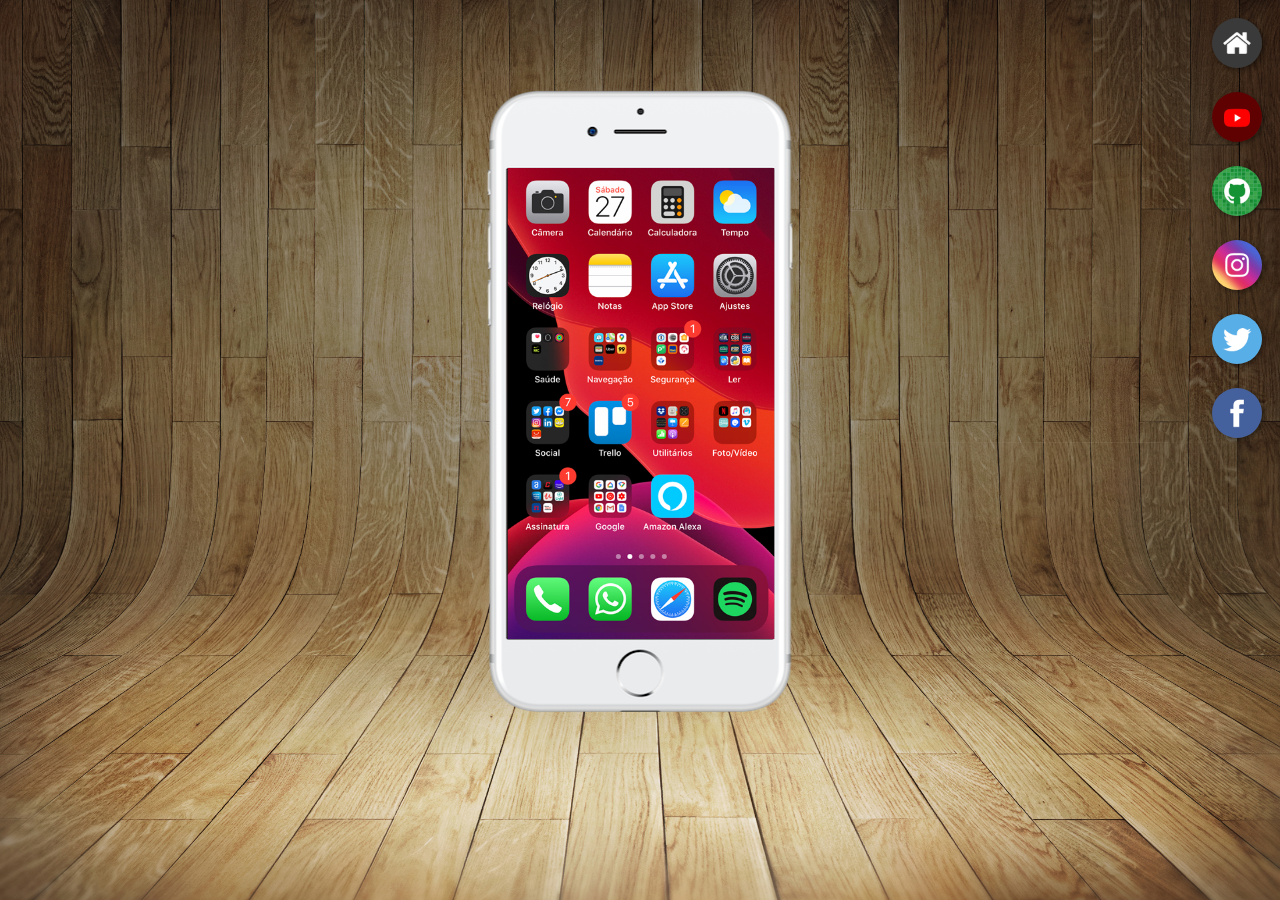
<file: index.html>
<!DOCTYPE html>
<html lang="pt-br">
<head>
    <meta charset="UTF-8">
    <meta name="viewport" content="width=device-width, initial-scale=1.0">
    <link rel="shortcut icon" href="favicon.ico" type="image/x-icon">
    <link rel="stylesheet" href="estilos/style.css">
    <title>midias sociais</title>
</head> 
<body>
    <main>
        <section id="telefone">
            <iframe src="home.html" name="tela" id="tela" frameborder="0"></iframe>
        </section>
        <section id="redes-sociais">
            <a href="home.html" target="tela"><img src="imagens/logo-home.jpg" alt="home"></a><br>
            <a href="yuotube.html" target="tela"><img src="imagens/logo-youtube.jpg" alt="youtube"></a><br>
            <a href="github.html" target="tela"><img src="imagens/logo-github.jpg" alt="github"></a><br>
            <a href="instagram.html" target="tela"><img src="imagens/logo-instagram.jpg" alt=""></a><br>
            <a href="tuwiter.html" target="tela"><img src="imagens/logo-twitter.jpg" alt=""></a><br>
            <a href="facebook.html" target="tela"><img src="imagens/logo-facebook.jpg" alt=""></a><br>
        </section>
    </main>
</body>
</html>
</file>
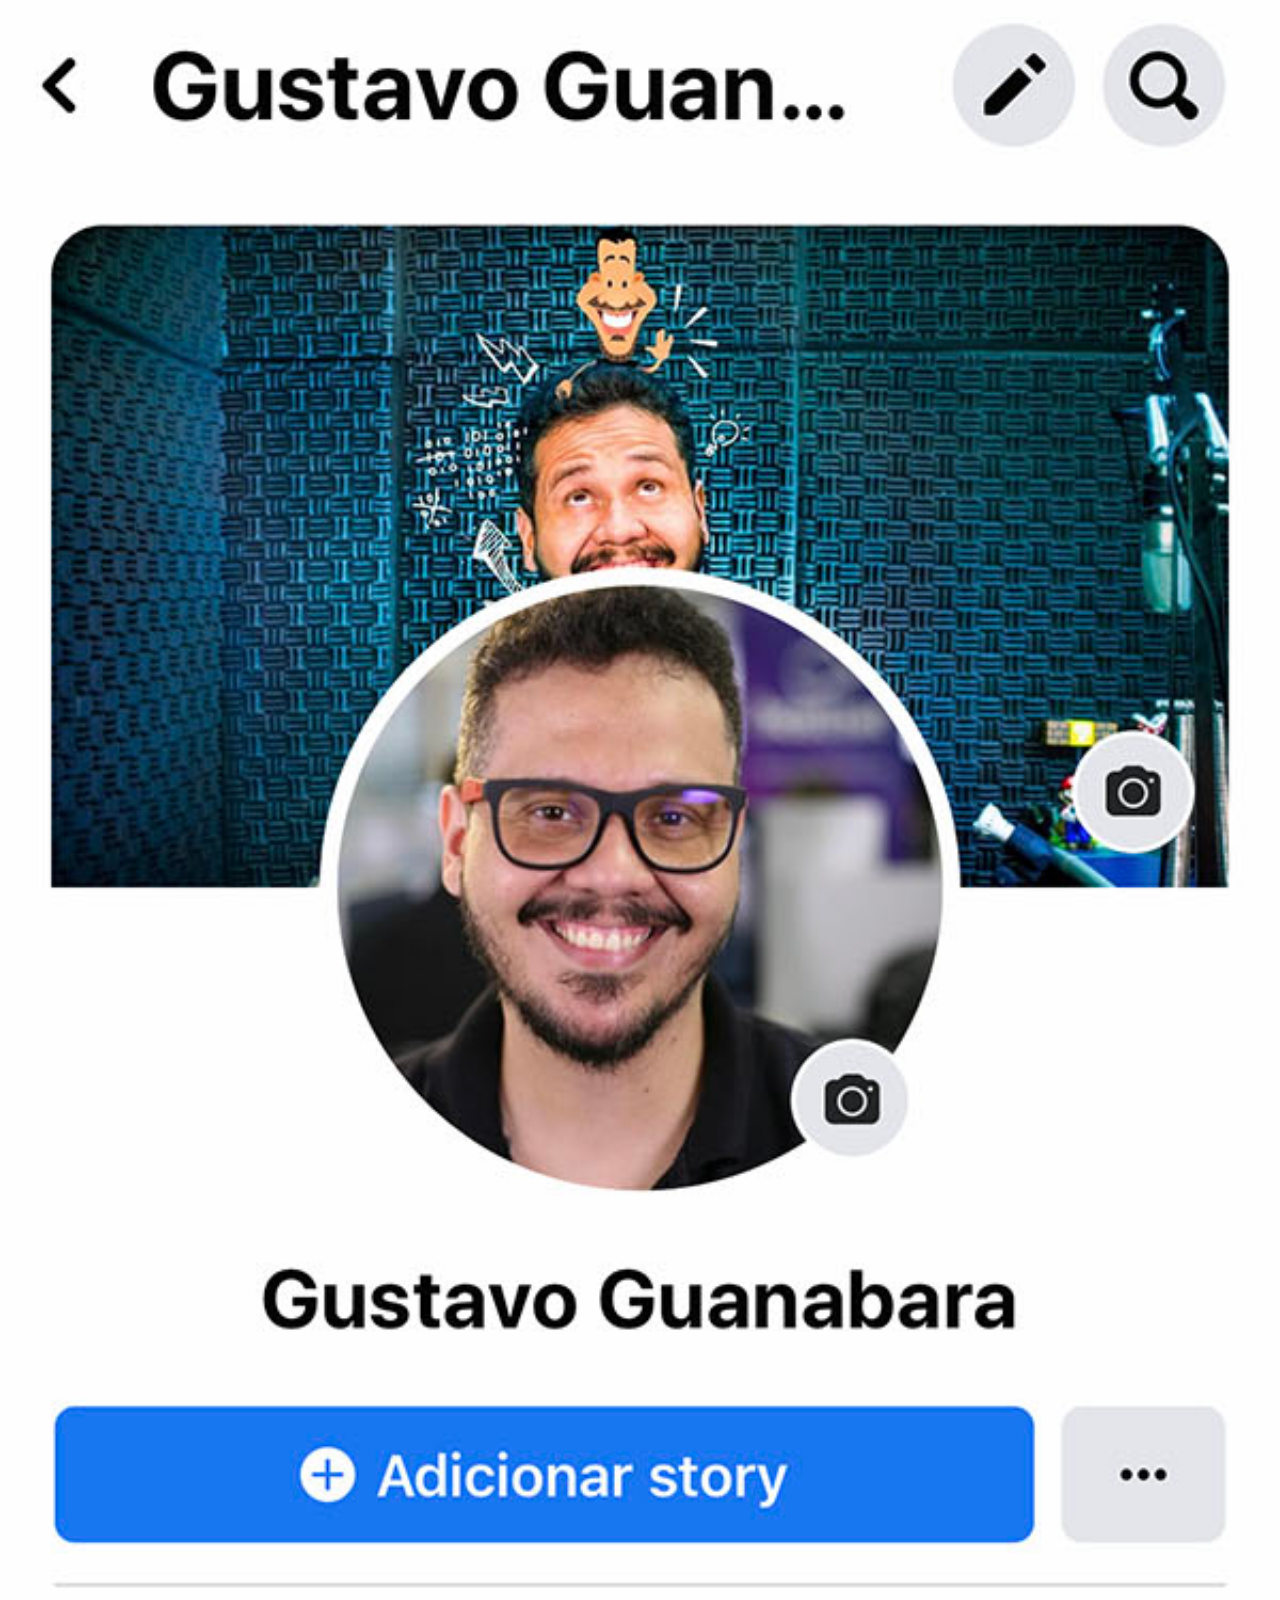
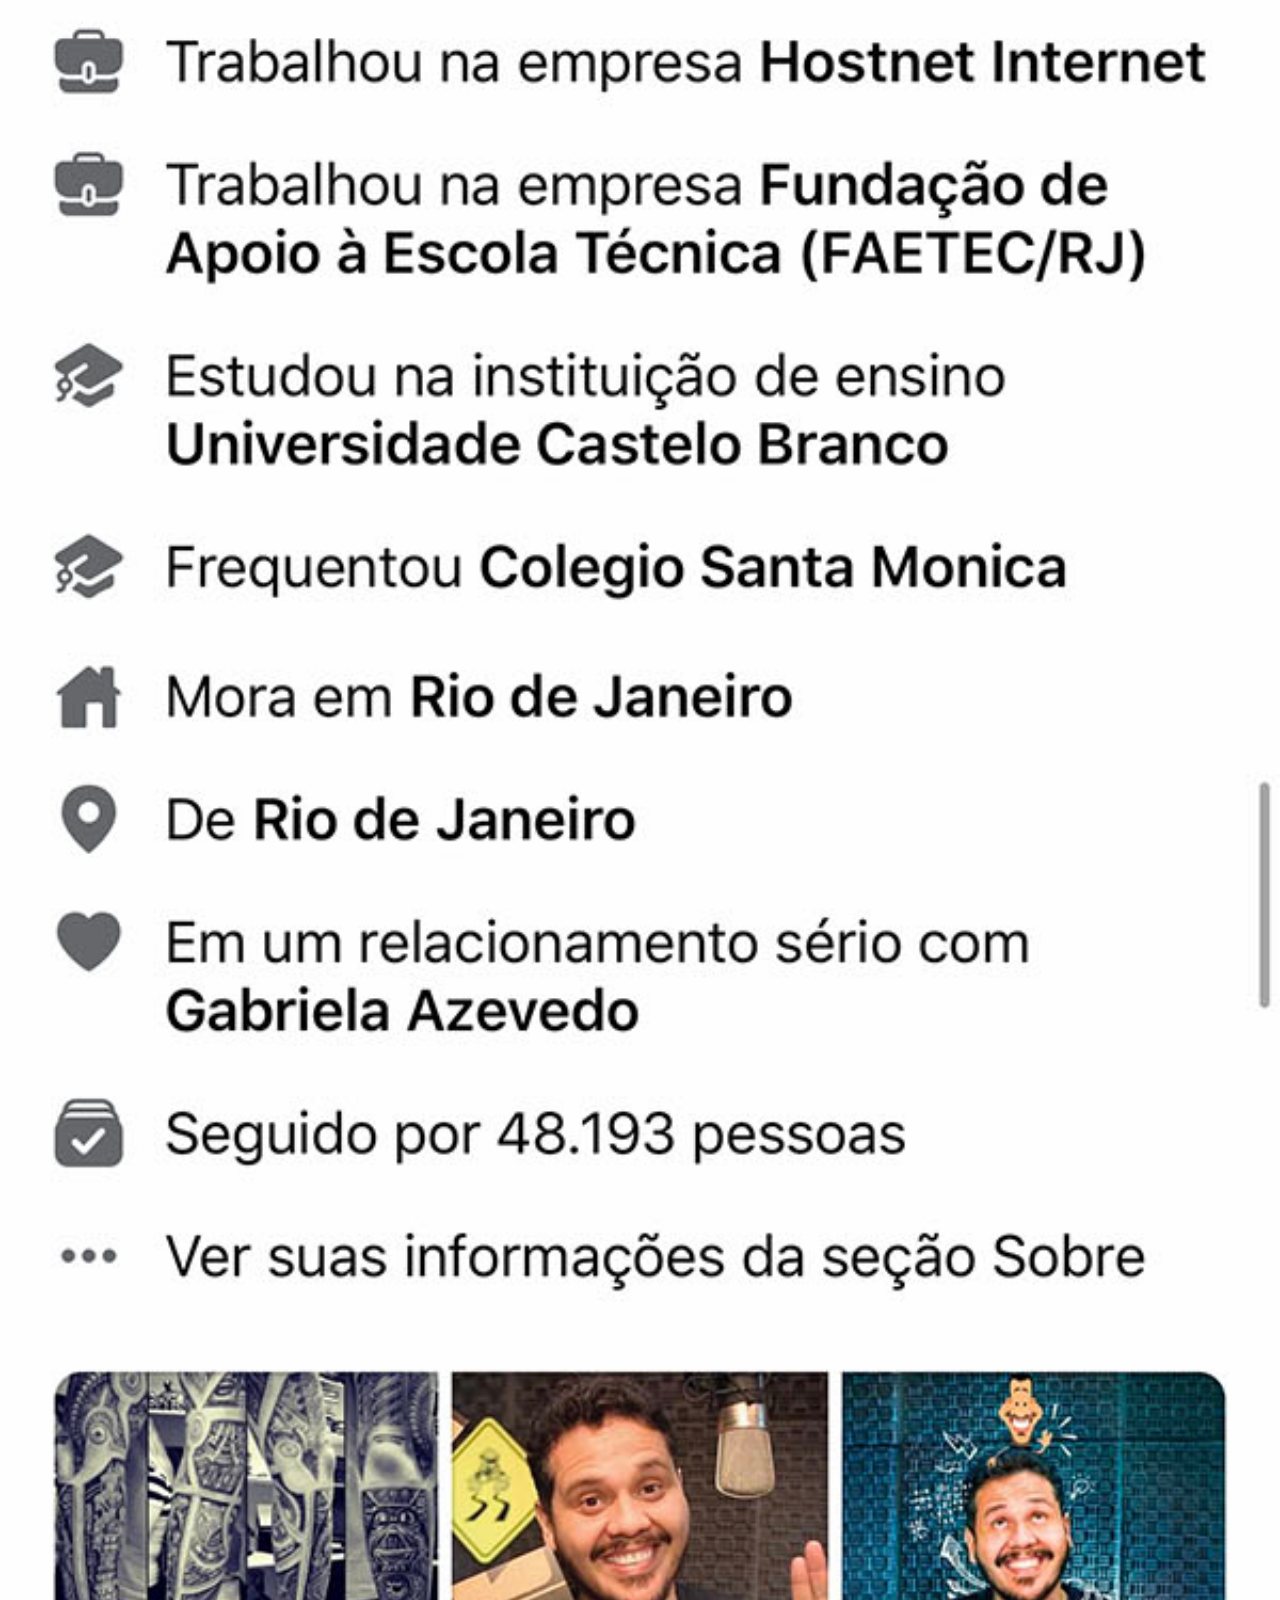
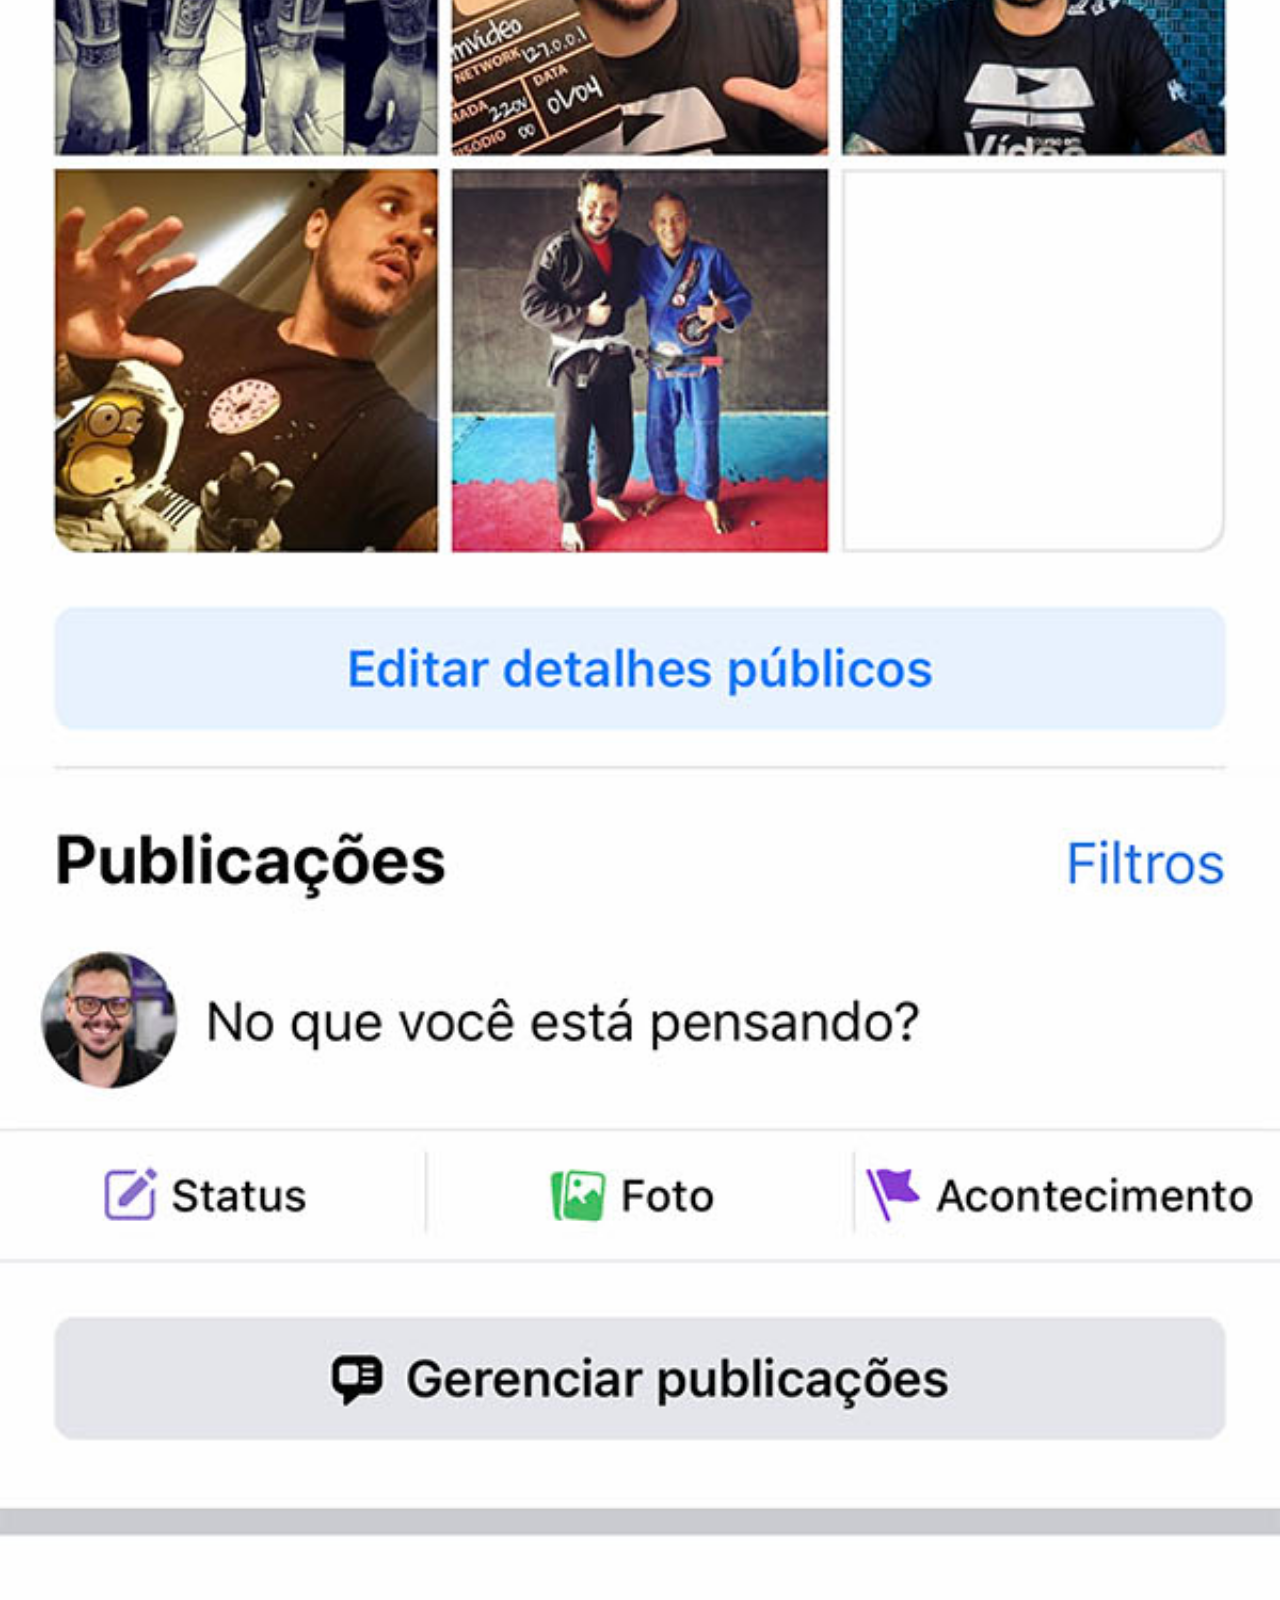
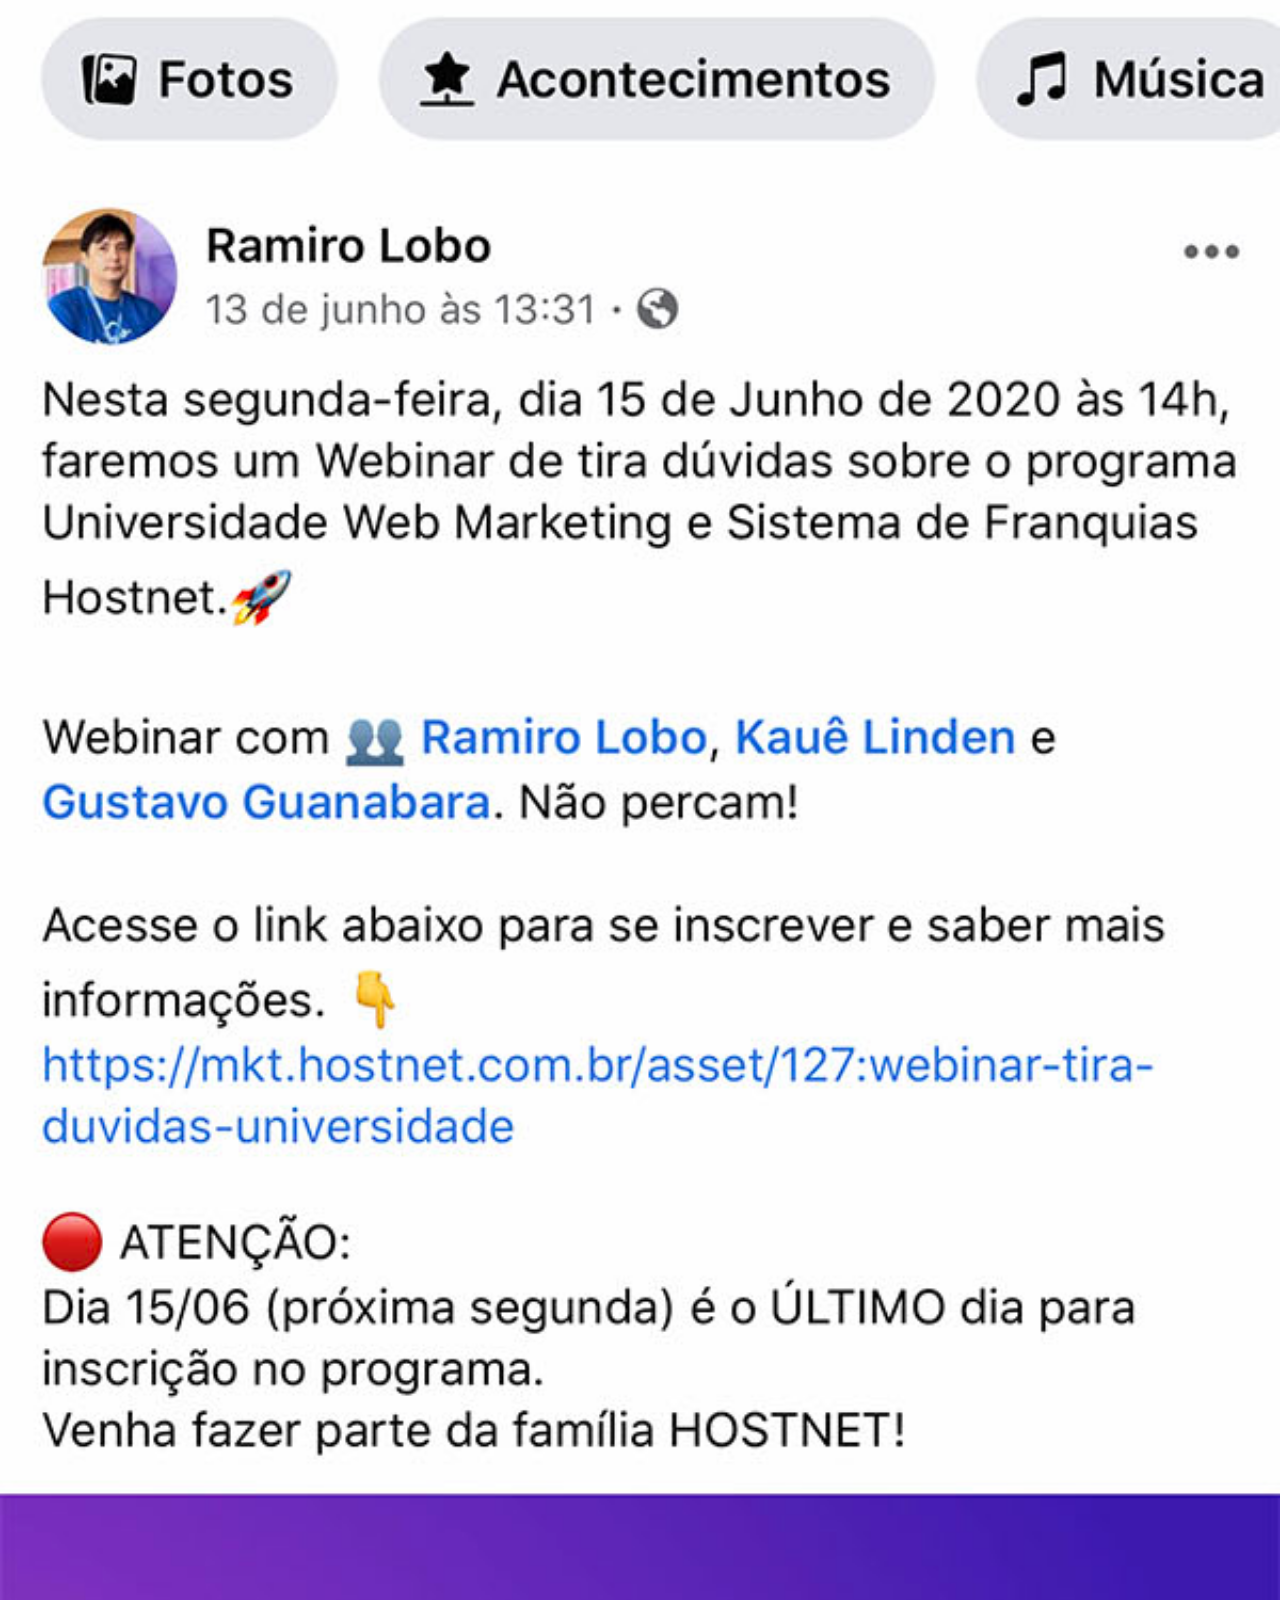
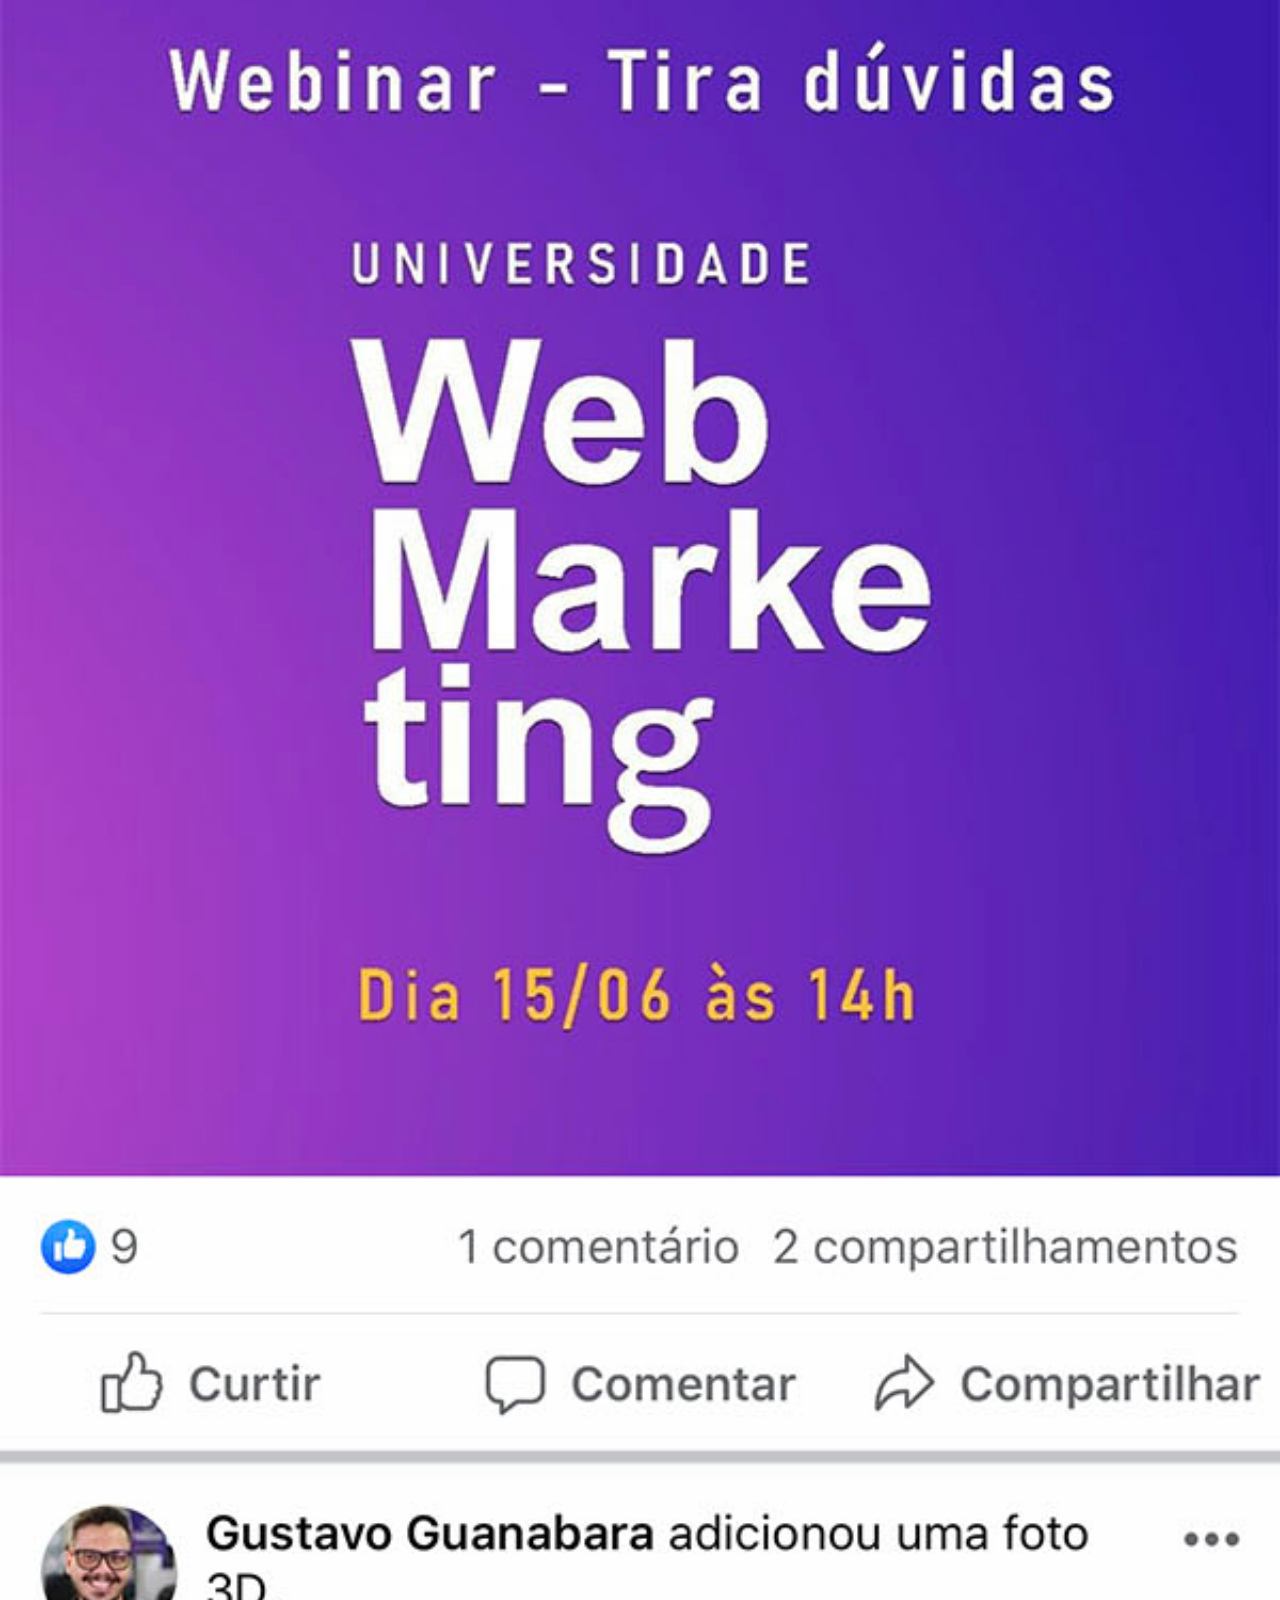
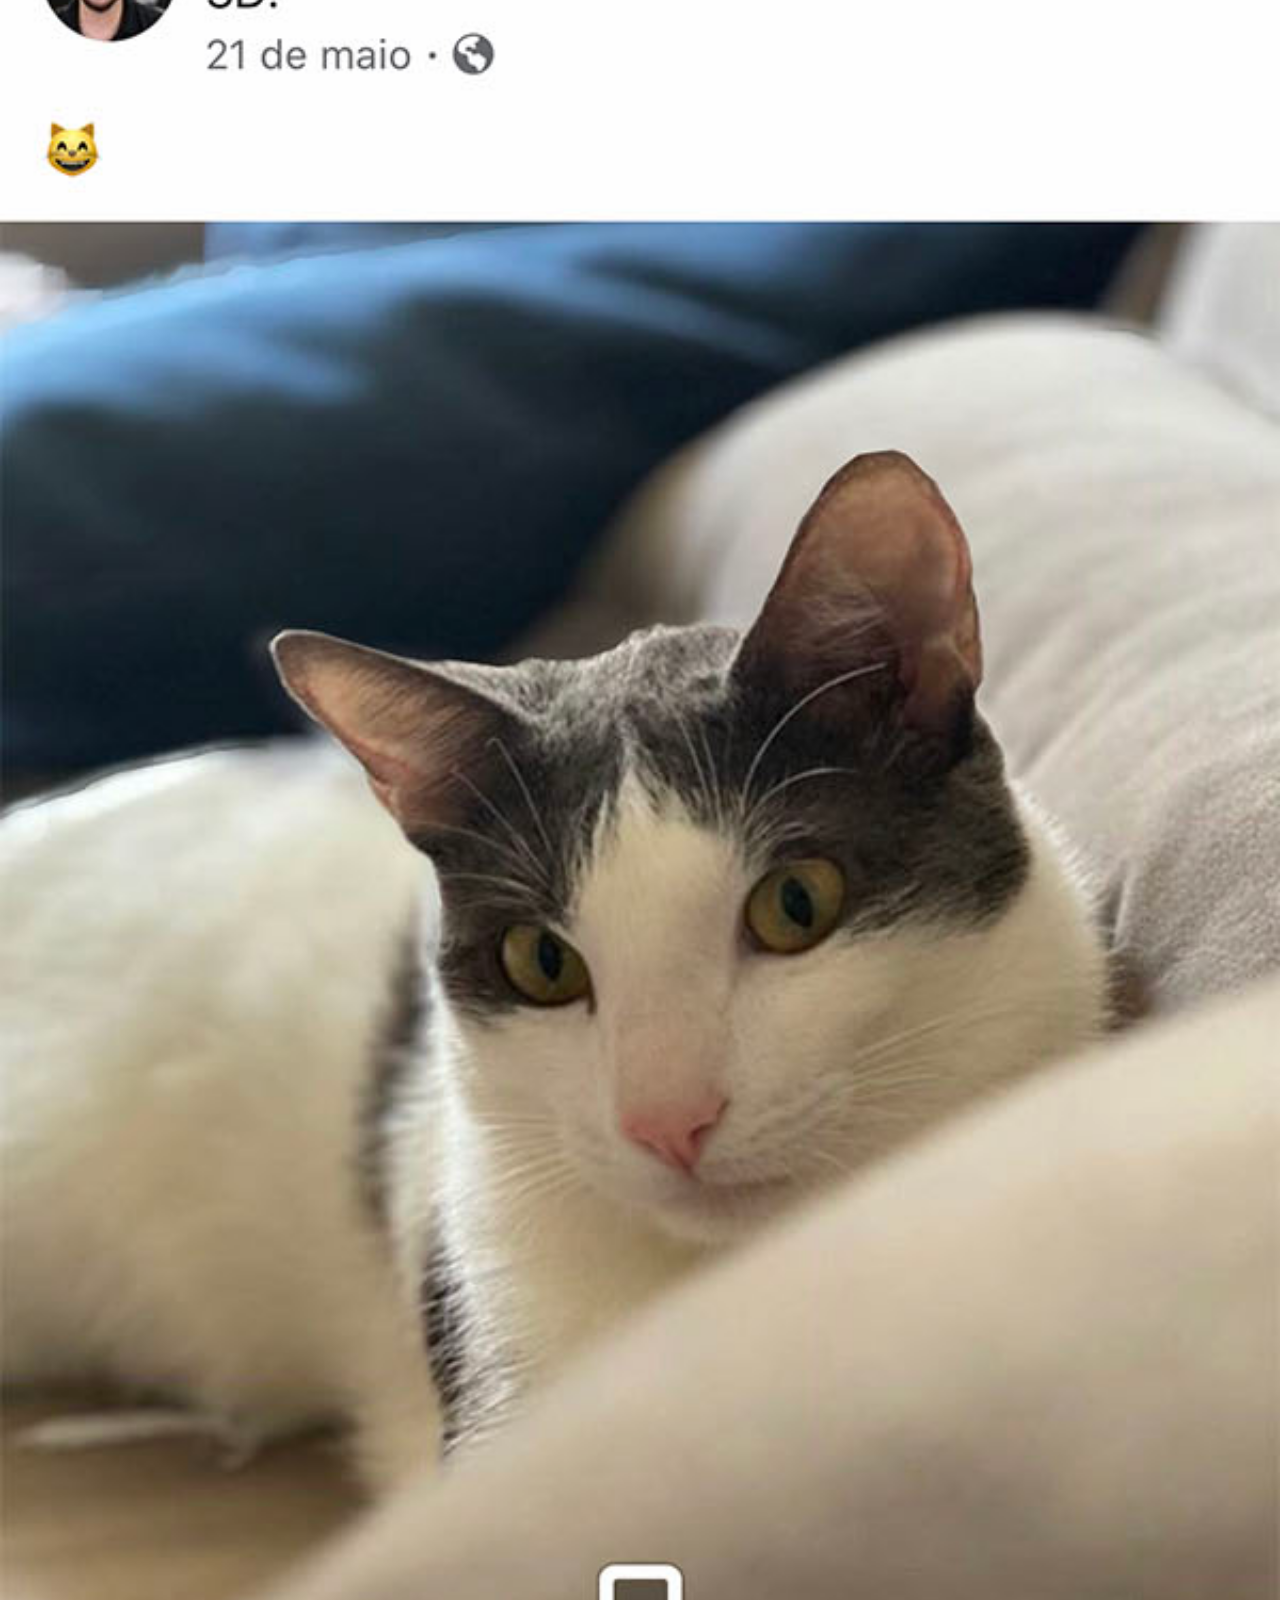
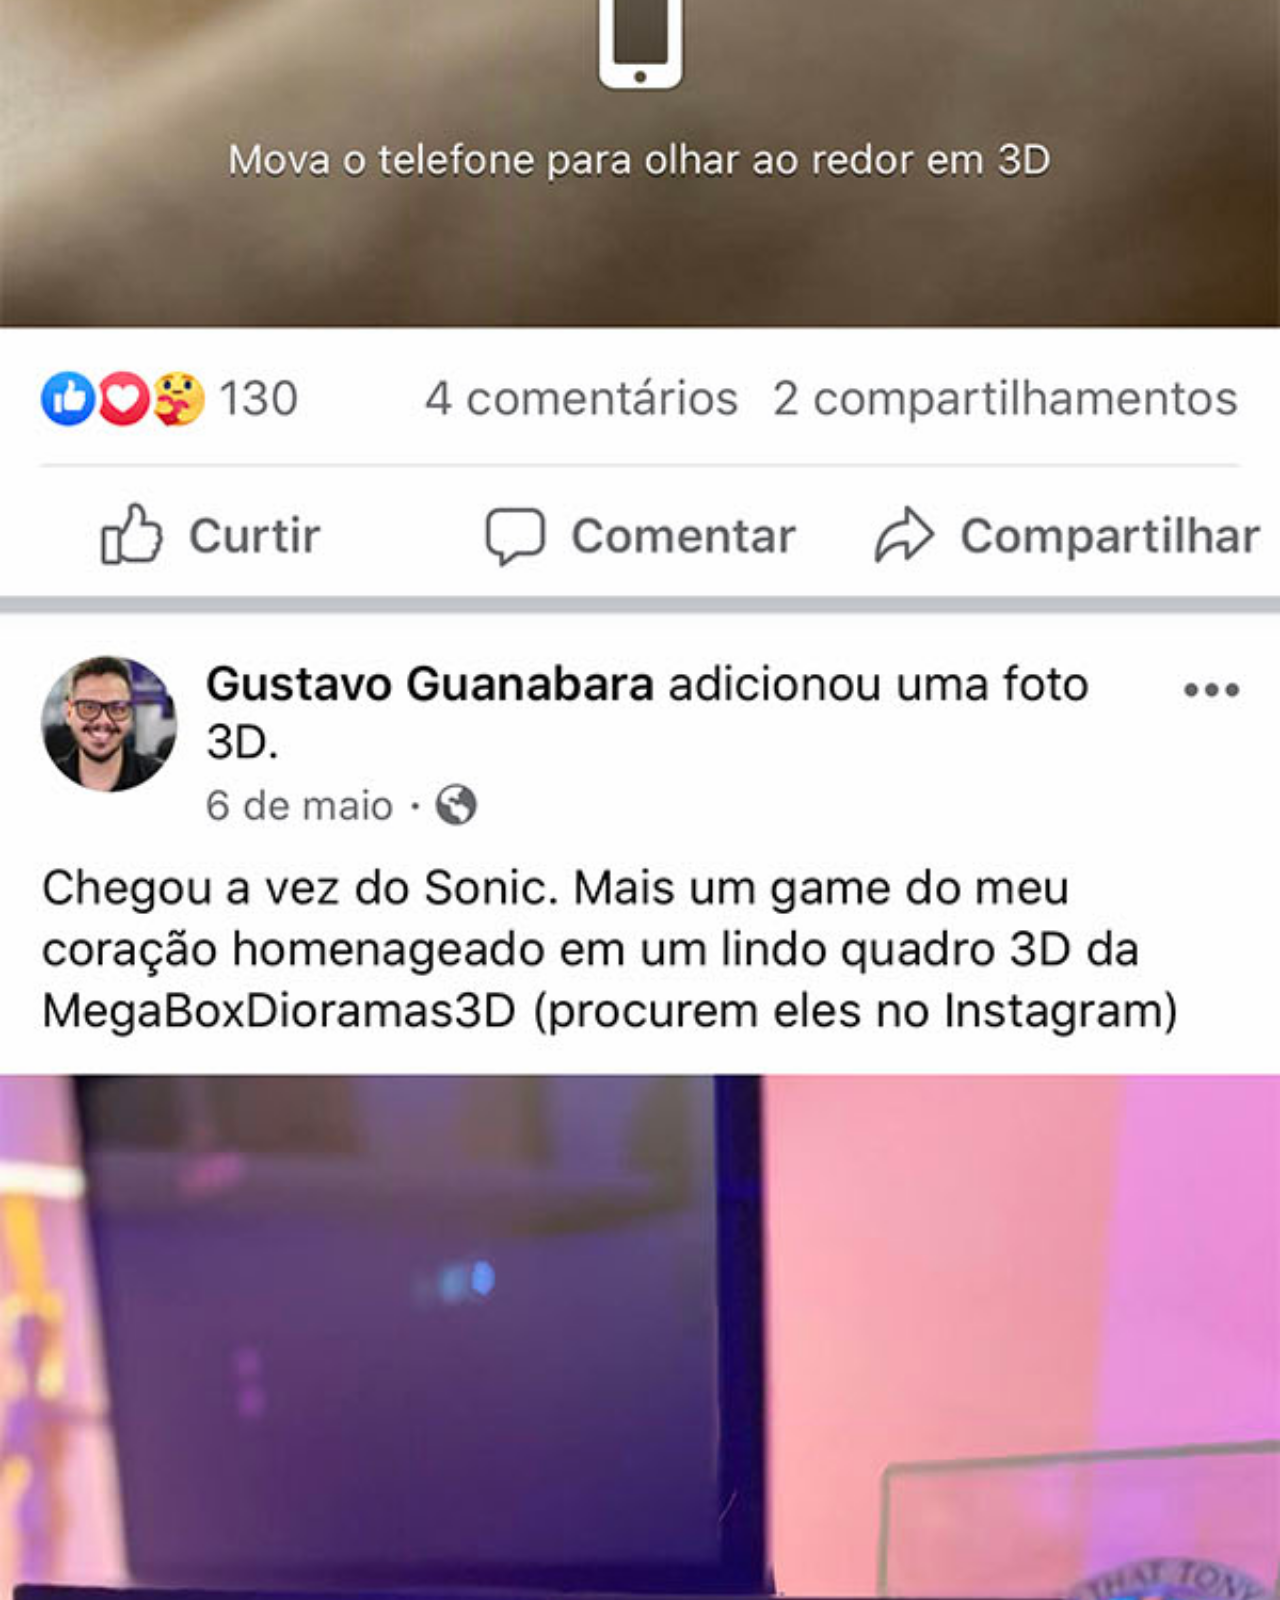
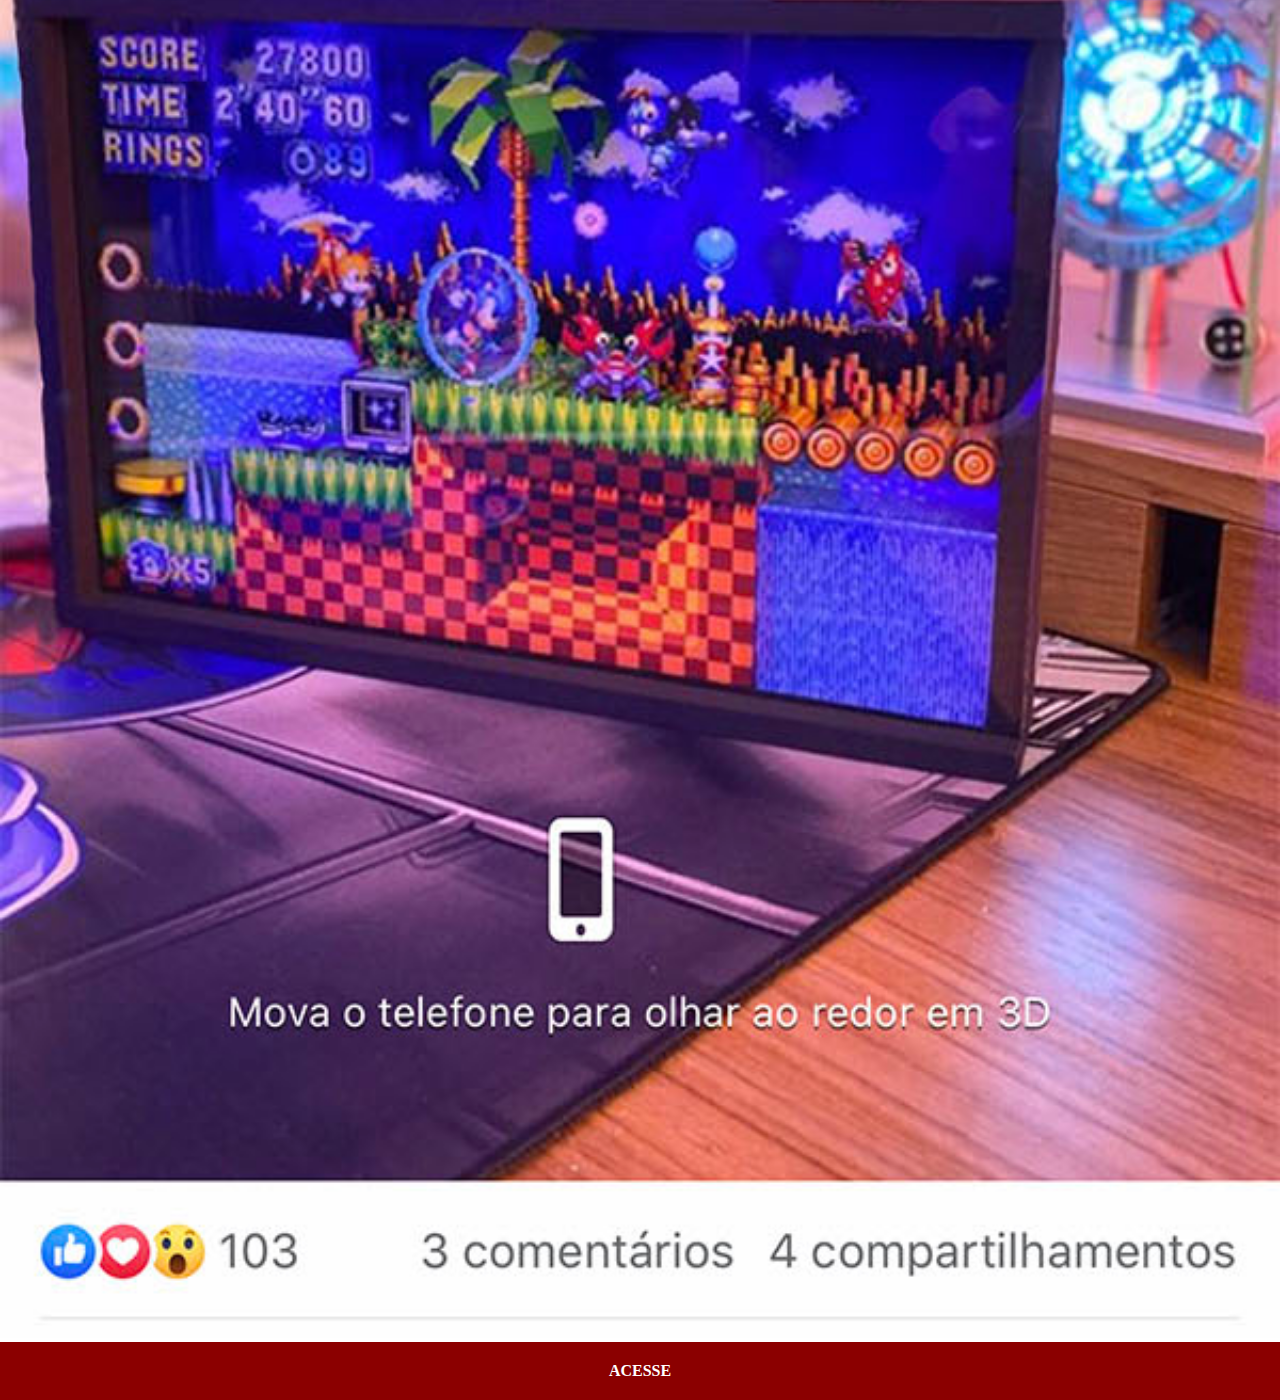
<file: facebook.html>
<!DOCTYPE html>
<html lang="pt-br">
<head>
    <meta charset="UTF-8">
    <meta name="viewport" content="width=device-width, initial-scale=1.0">
    <link rel="stylesheet" href="estilos/socialpaginas.css">
    <title>faebook</title>
</head>
<body>
    <img src="imagens/tela-facebook.jpg" alt="facebook">
     <a href="https://www.facebook.com/gustavoguanabara/?locale=pt_BR" target="_blank">ACESSE</a>
</body>
</html>
</file>
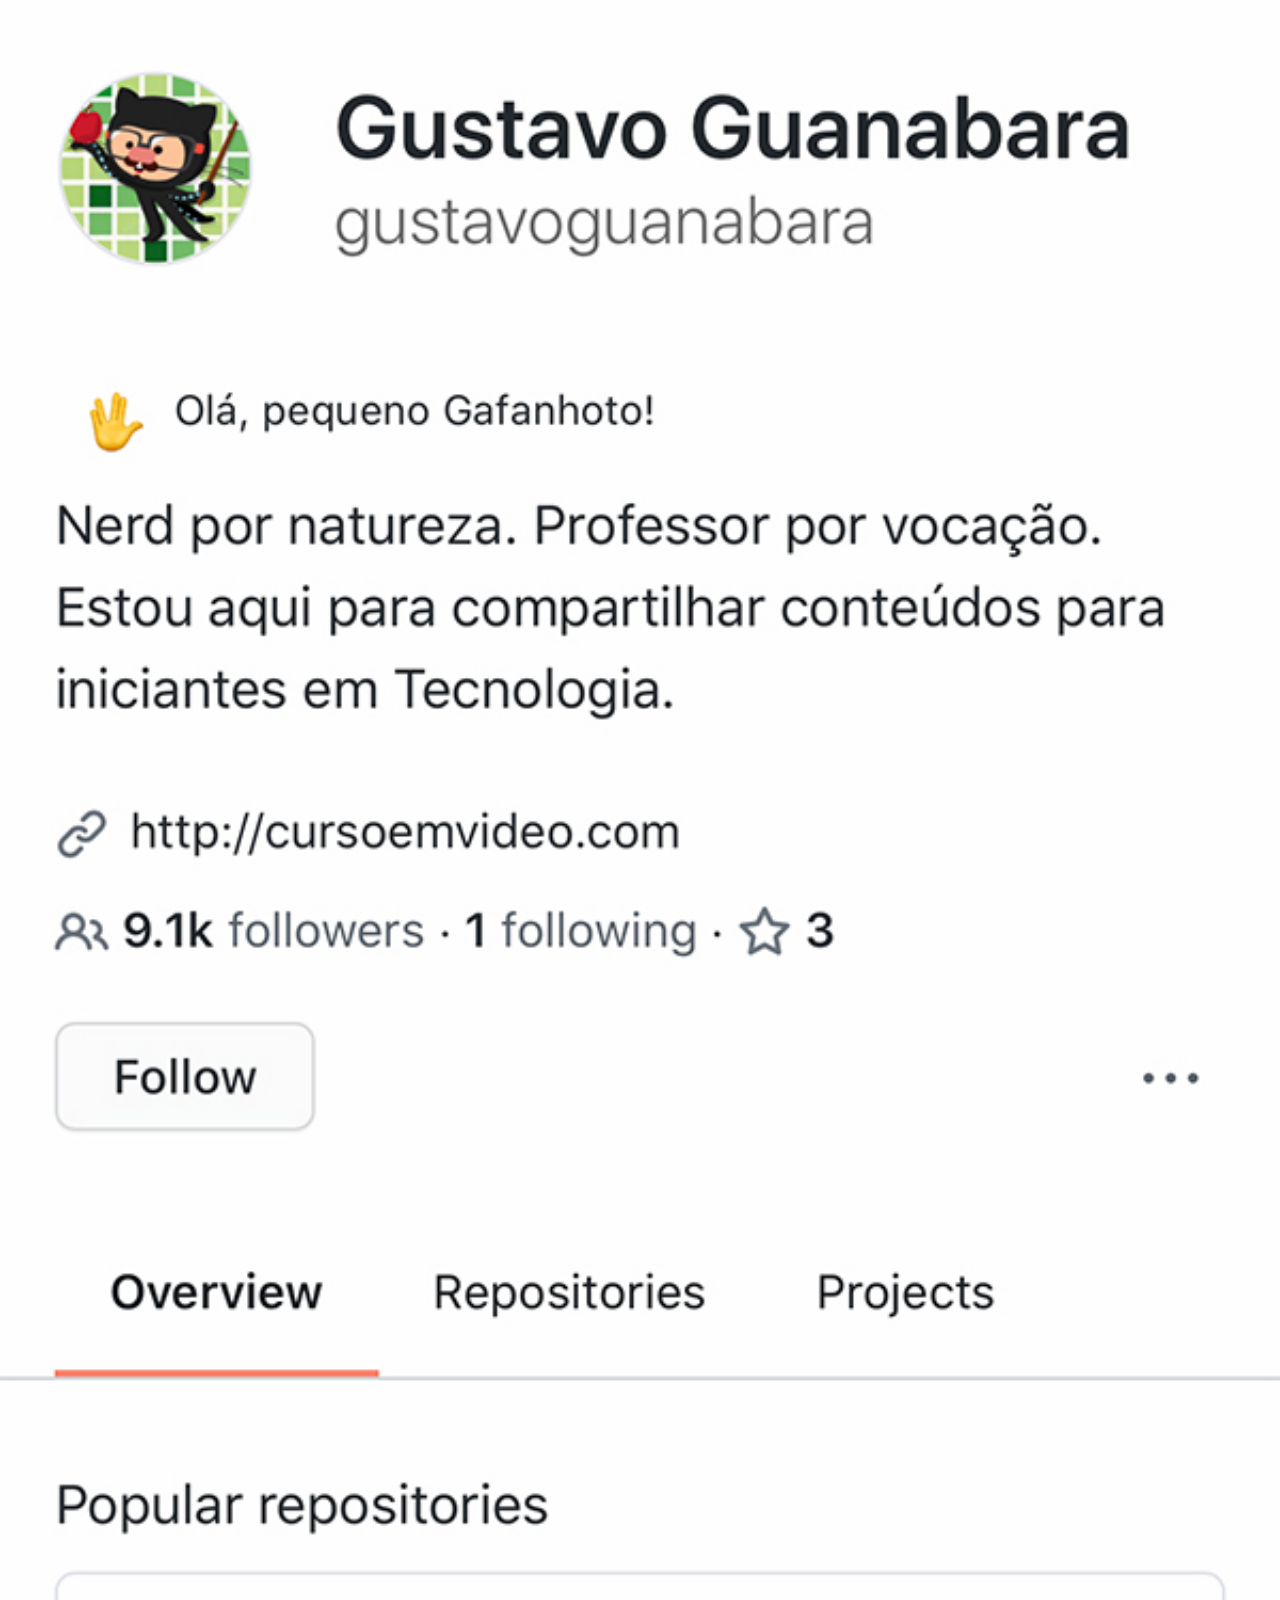
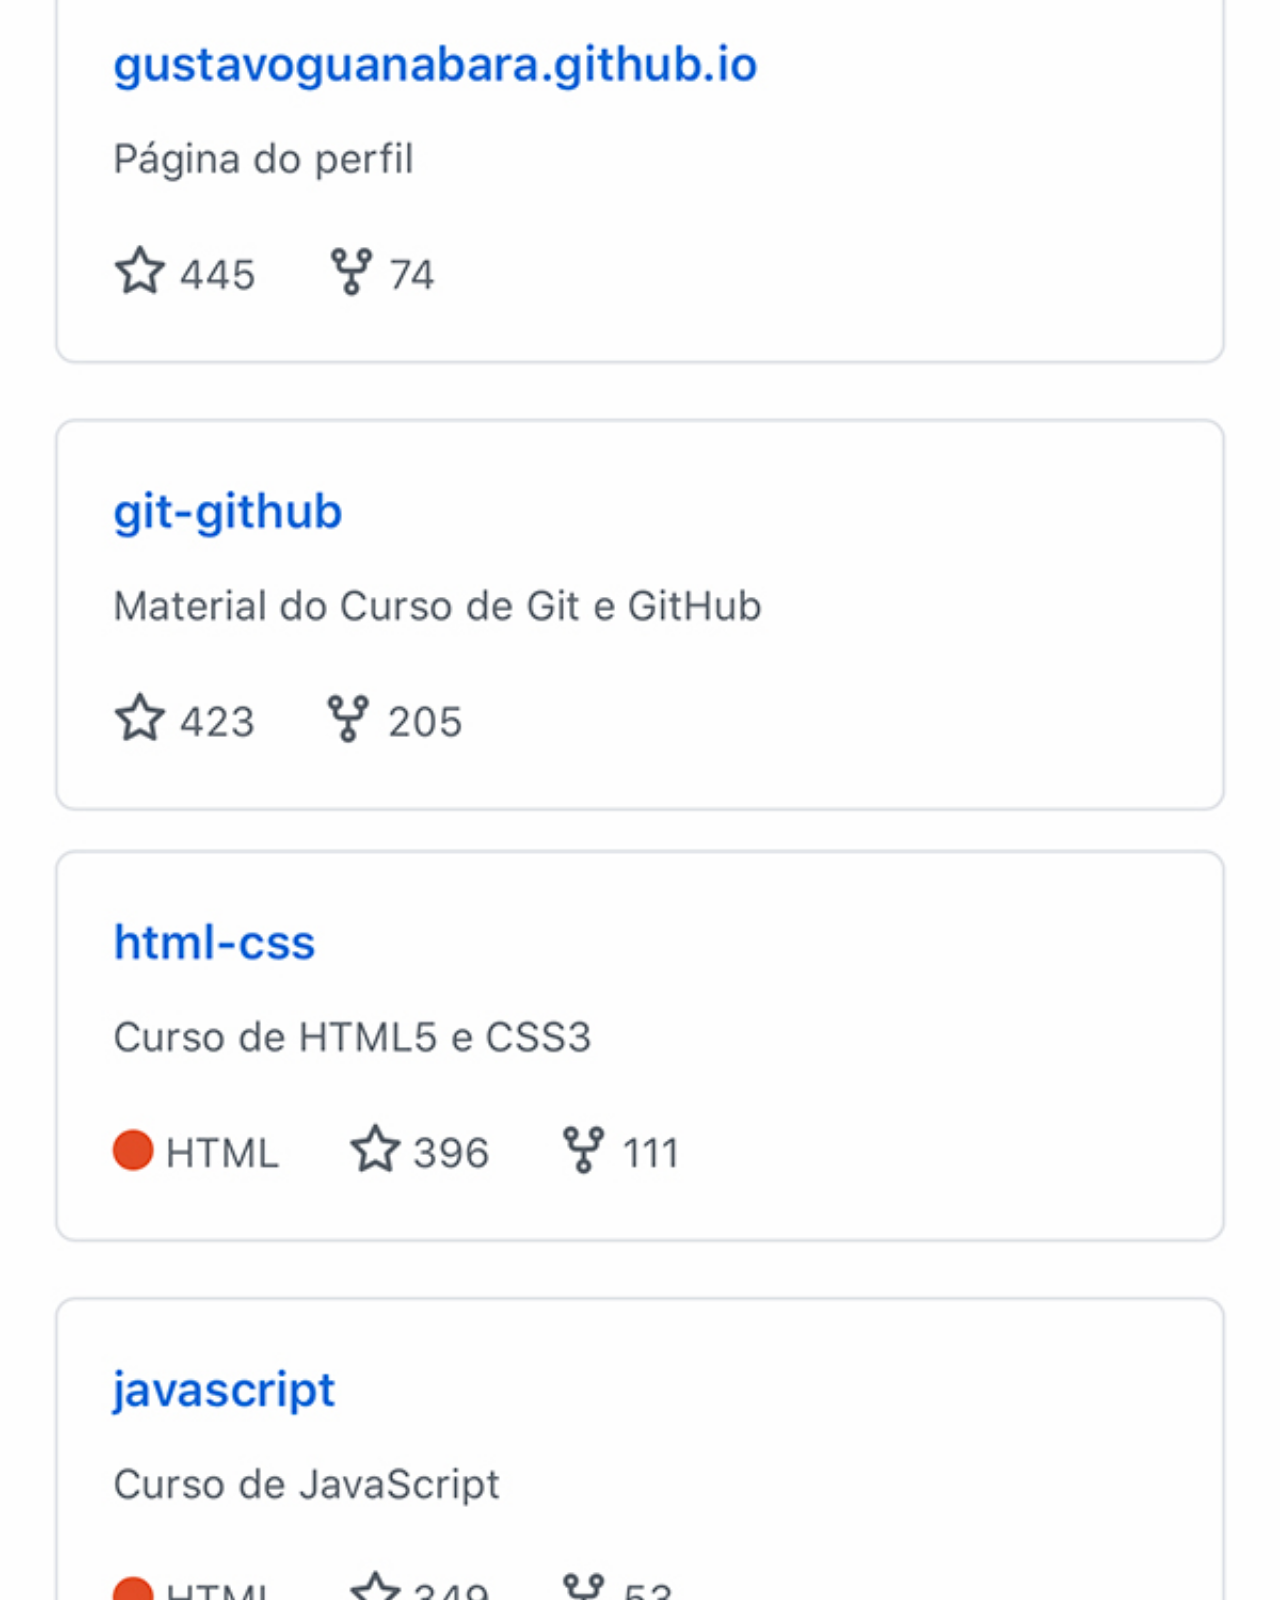
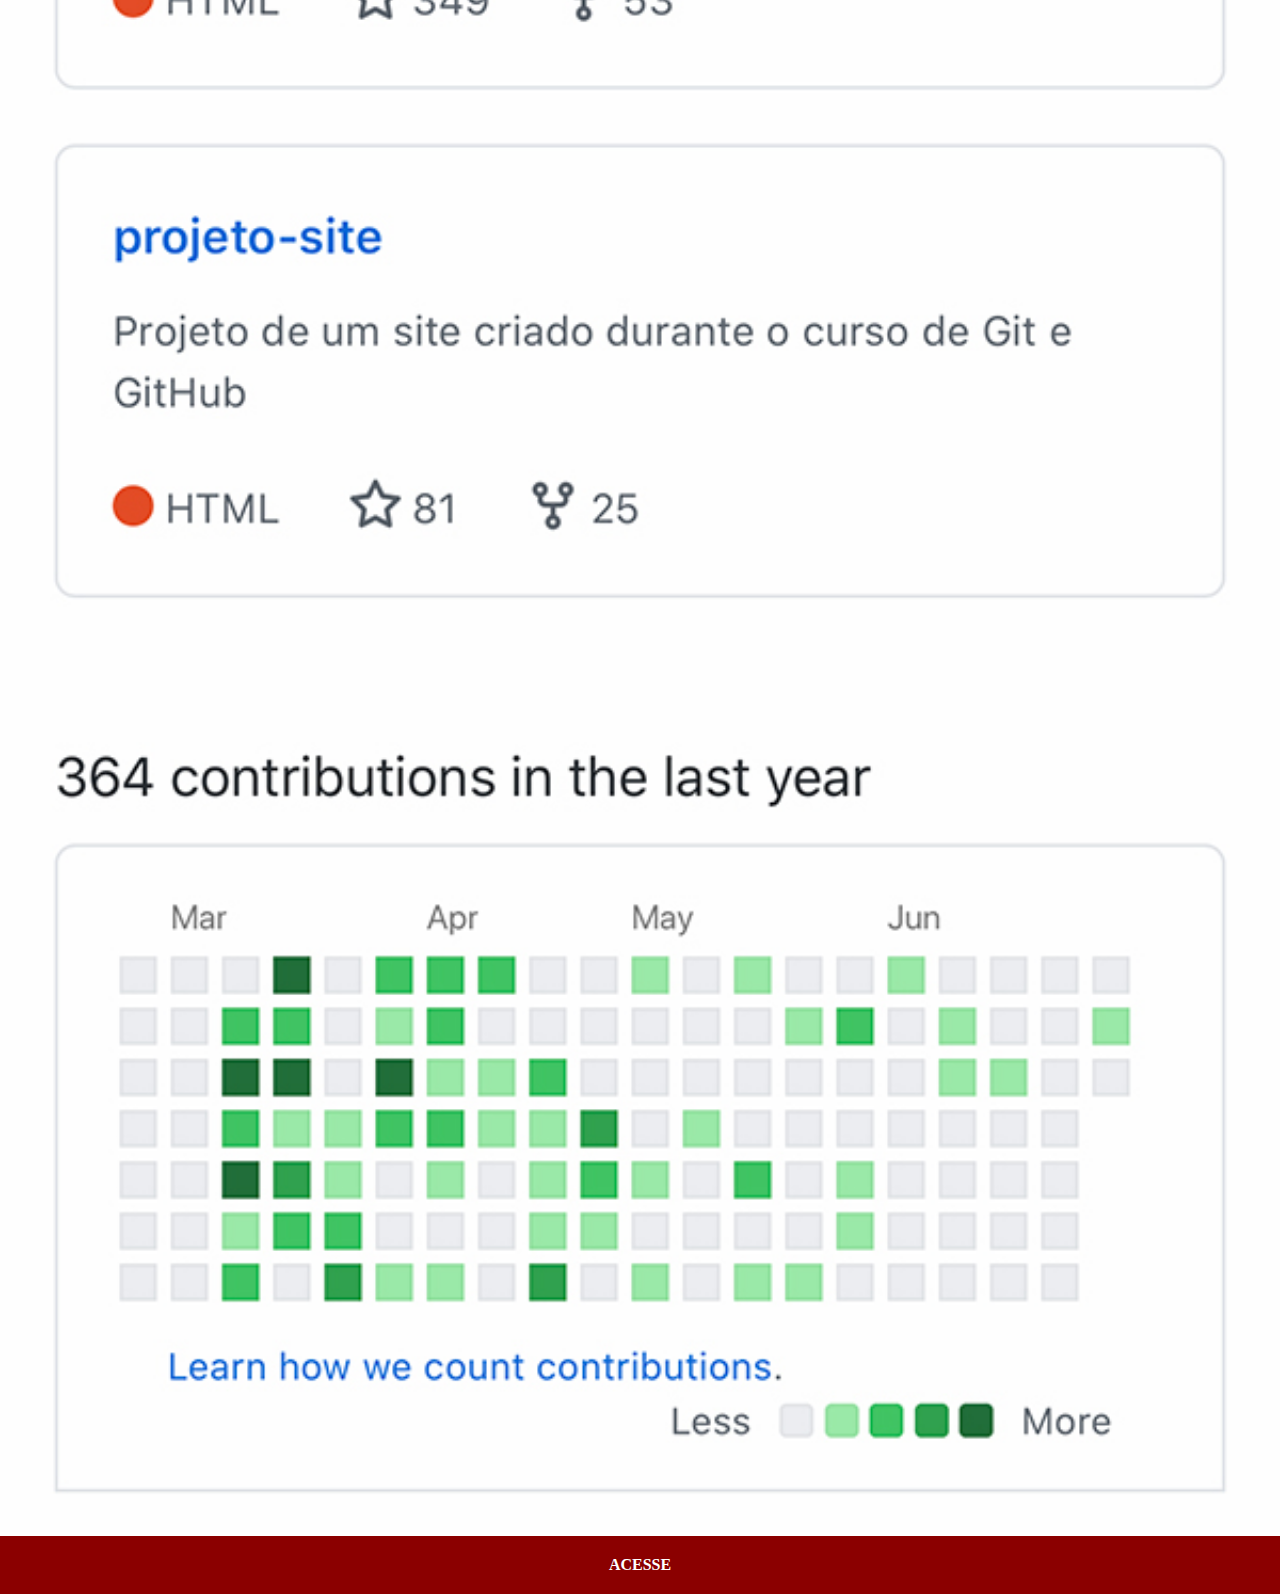
<file: github.html>
<!DOCTYPE html>
<html lang="pt-br">
<head>
    <meta charset="UTF-8">
    <meta name="viewport" content="width=device-width, initial-scale=1.0">
    <link rel="stylesheet" href="estilos/socialpaginas.css">
    <title>github</title>
</head>
<body>
    <img src="imagens/tela-github.jpg" alt="youtube">
     <a href="https://github.com/gustavoguanabara/html-css/tree/master" target="_blank">ACESSE</a>
</body>
</html>
</file>
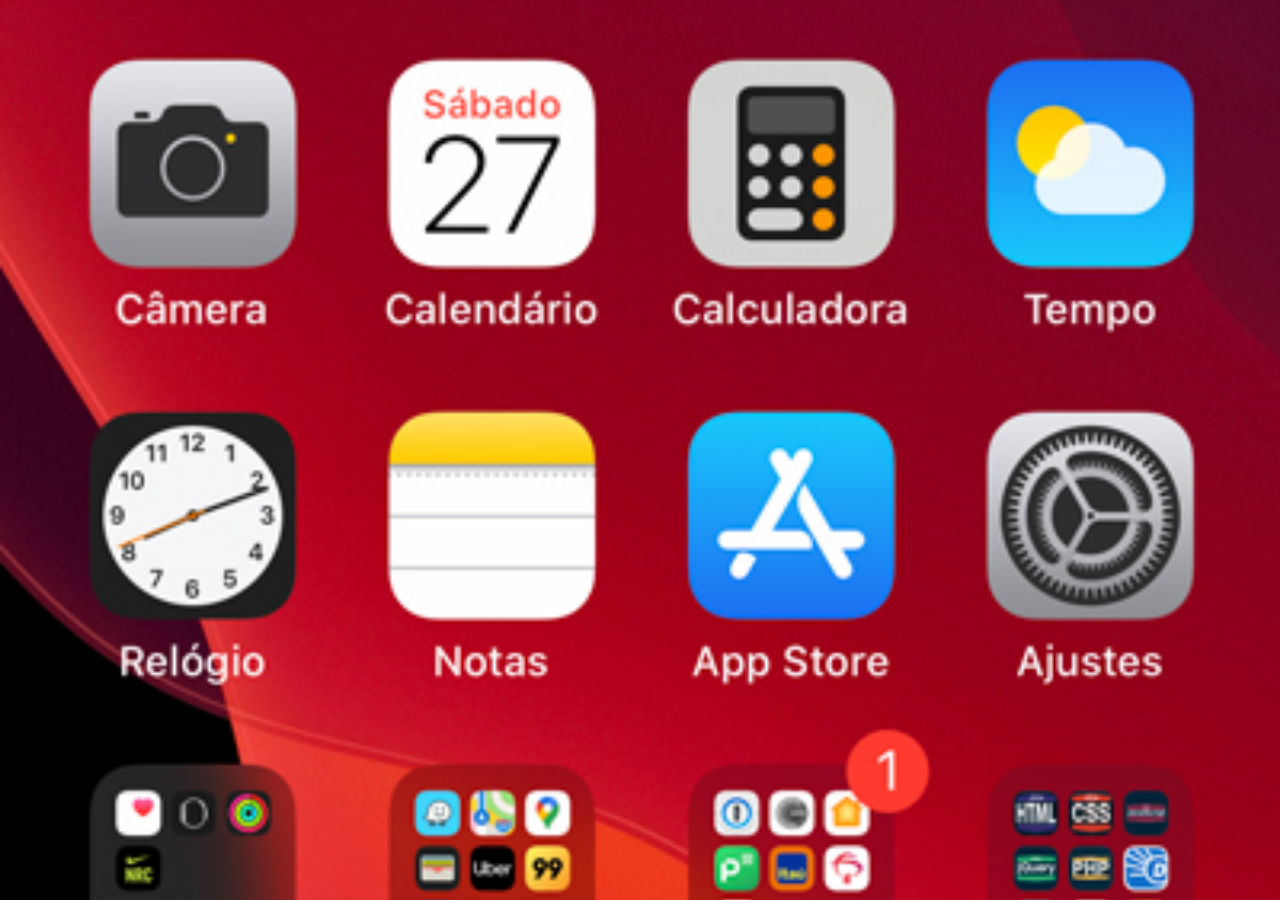
<file: home.html>
<!DOCTYPE html>
<html lang="en">
<head>
    <meta charset="UTF-8">
    <meta name="viewport" content="width=device-width, initial-scale=1.0">
    <title>Document</title>
    <style>
        *{
            margin: 0;
            padding: 0;
        }
        body{
            width: 100vw;
            height: vh;
            background: url(imagens/tela-home.jpg) no-repeat top center;
            background-size: cover;
        }
    </style>
</head>
<body>
    
</body>
</html>
</file>
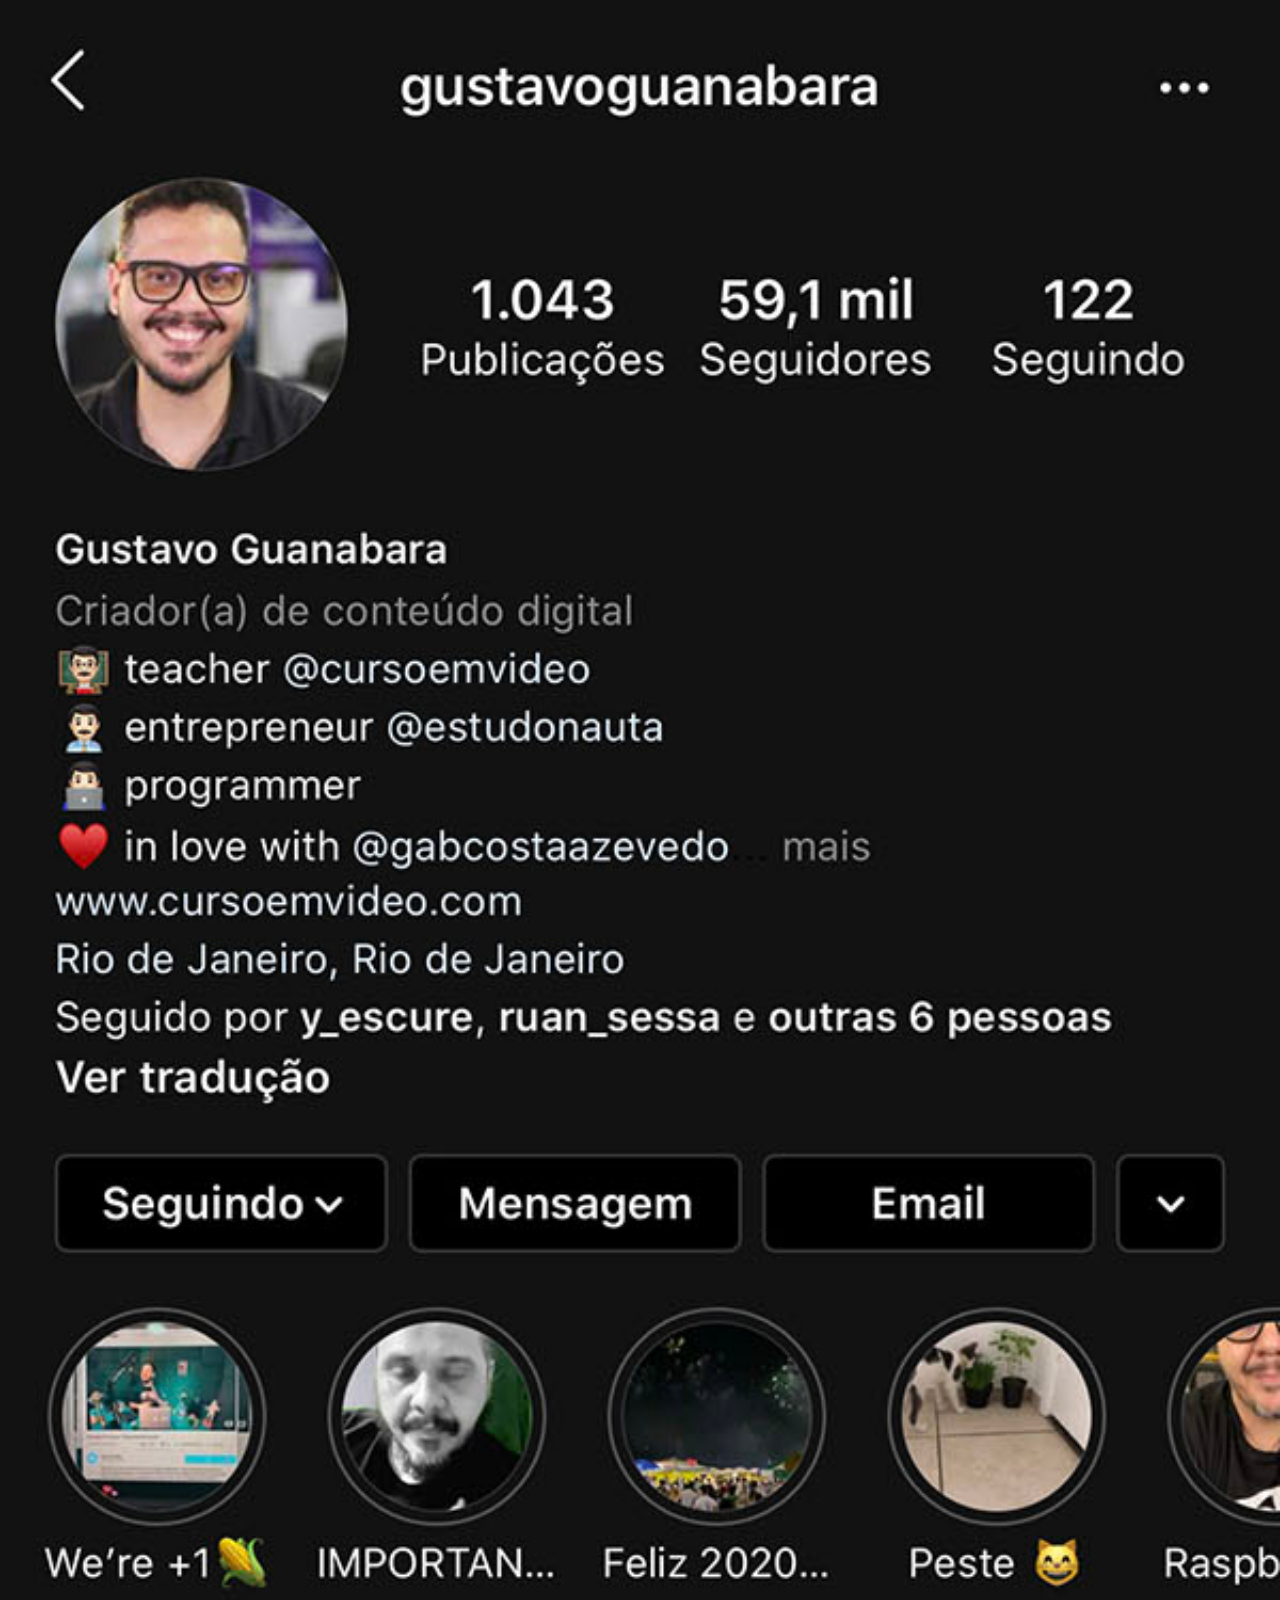
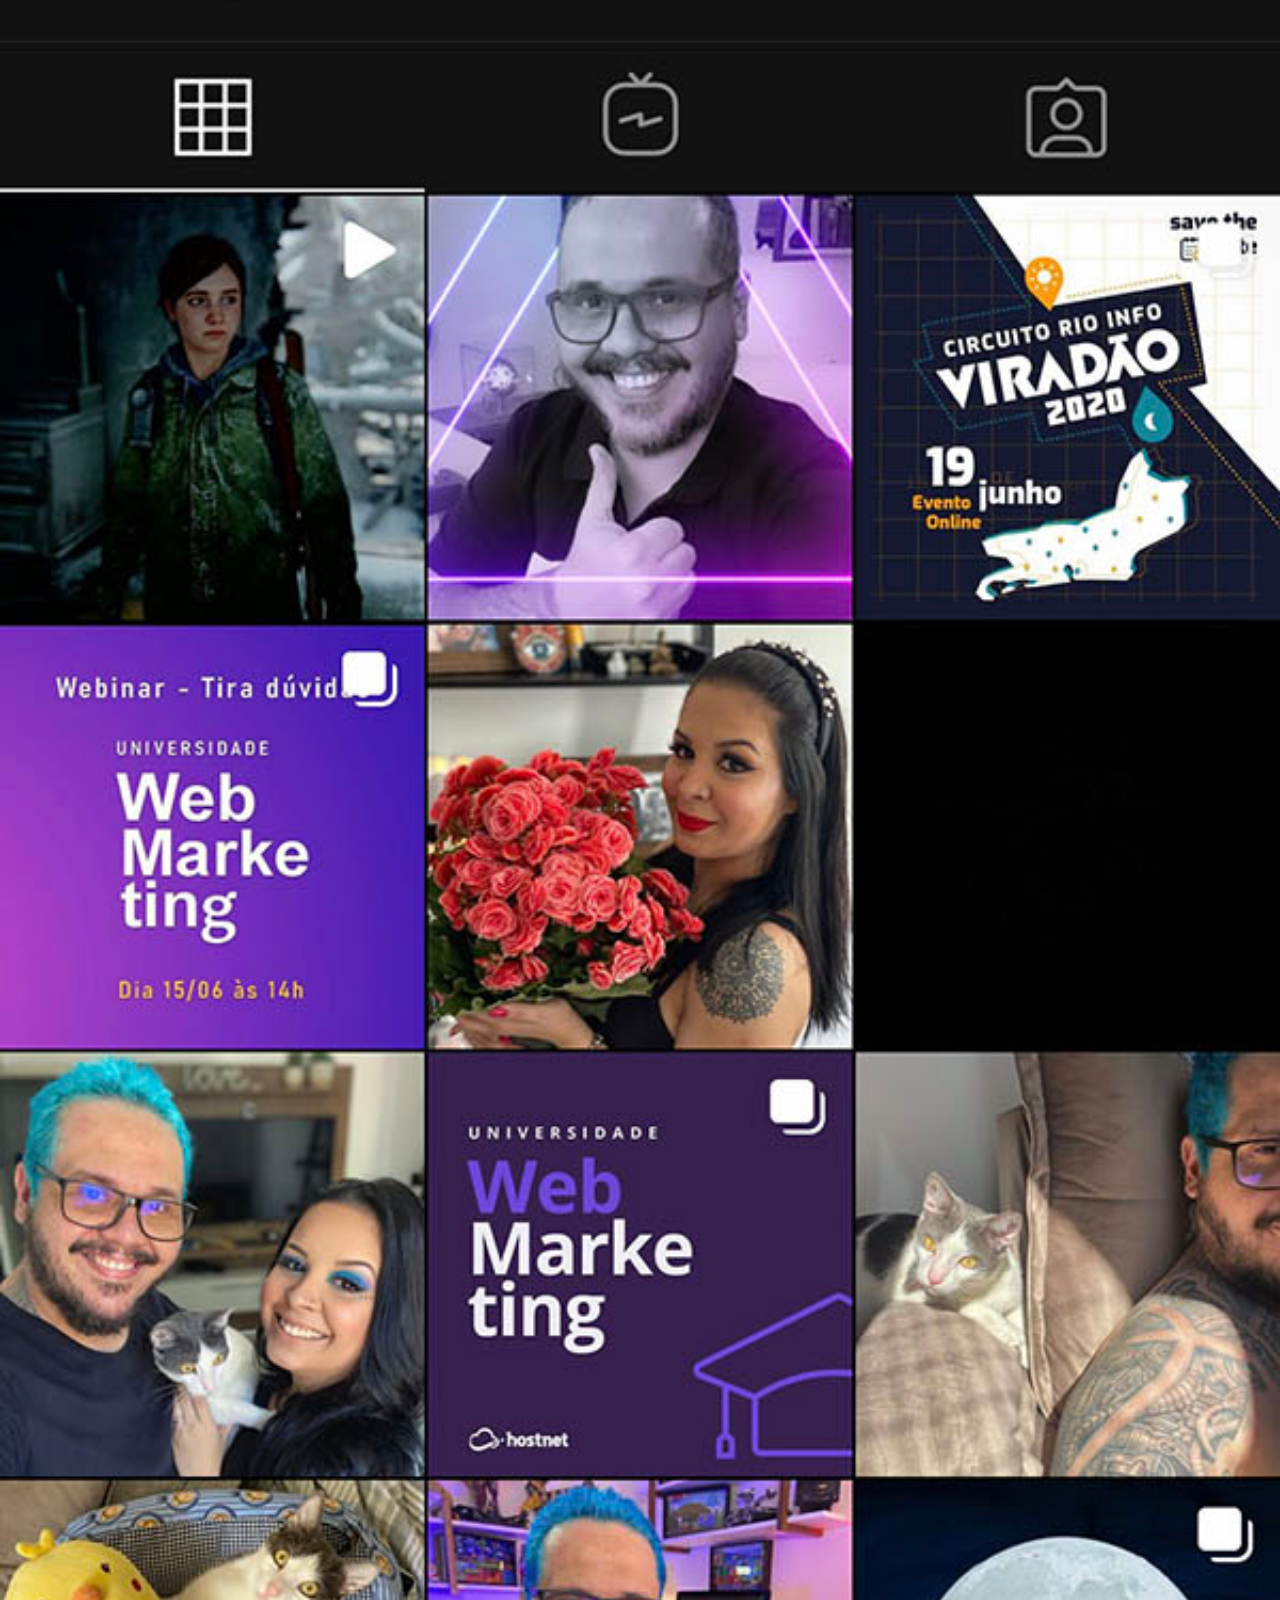
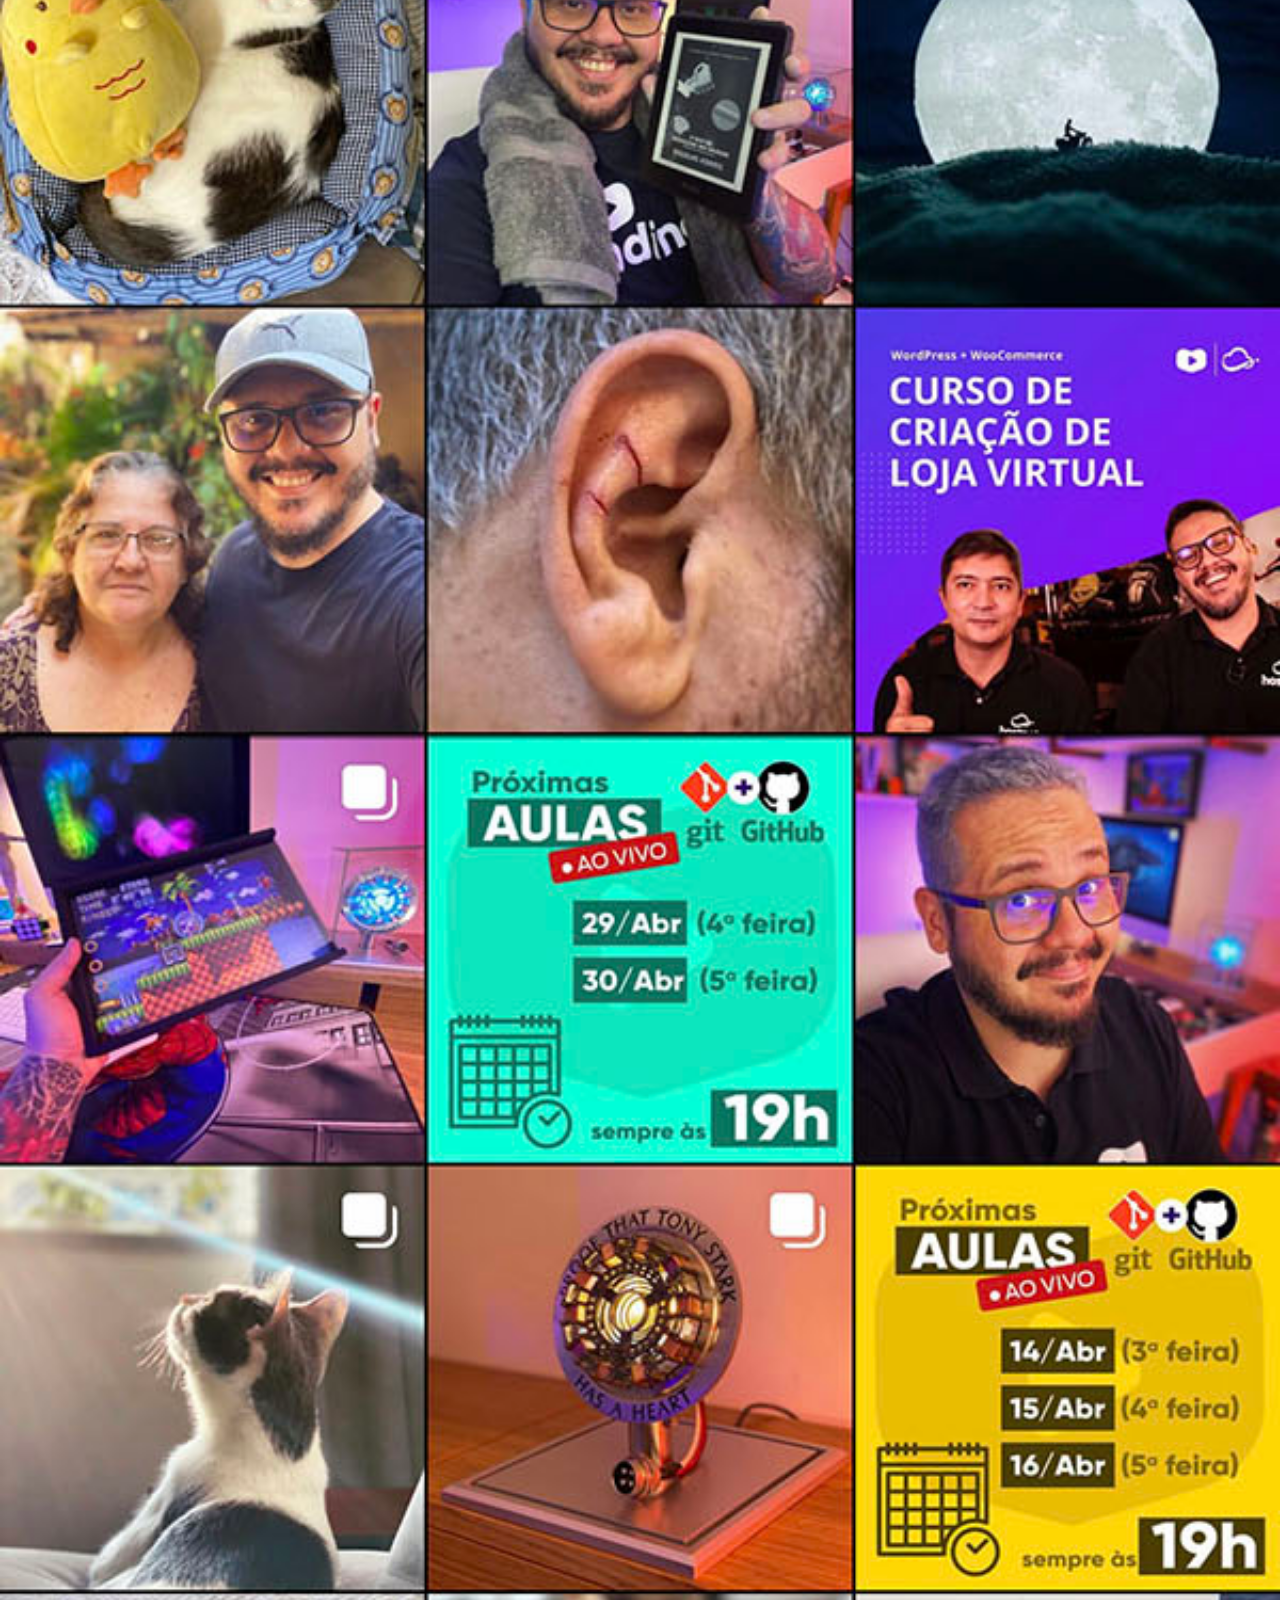
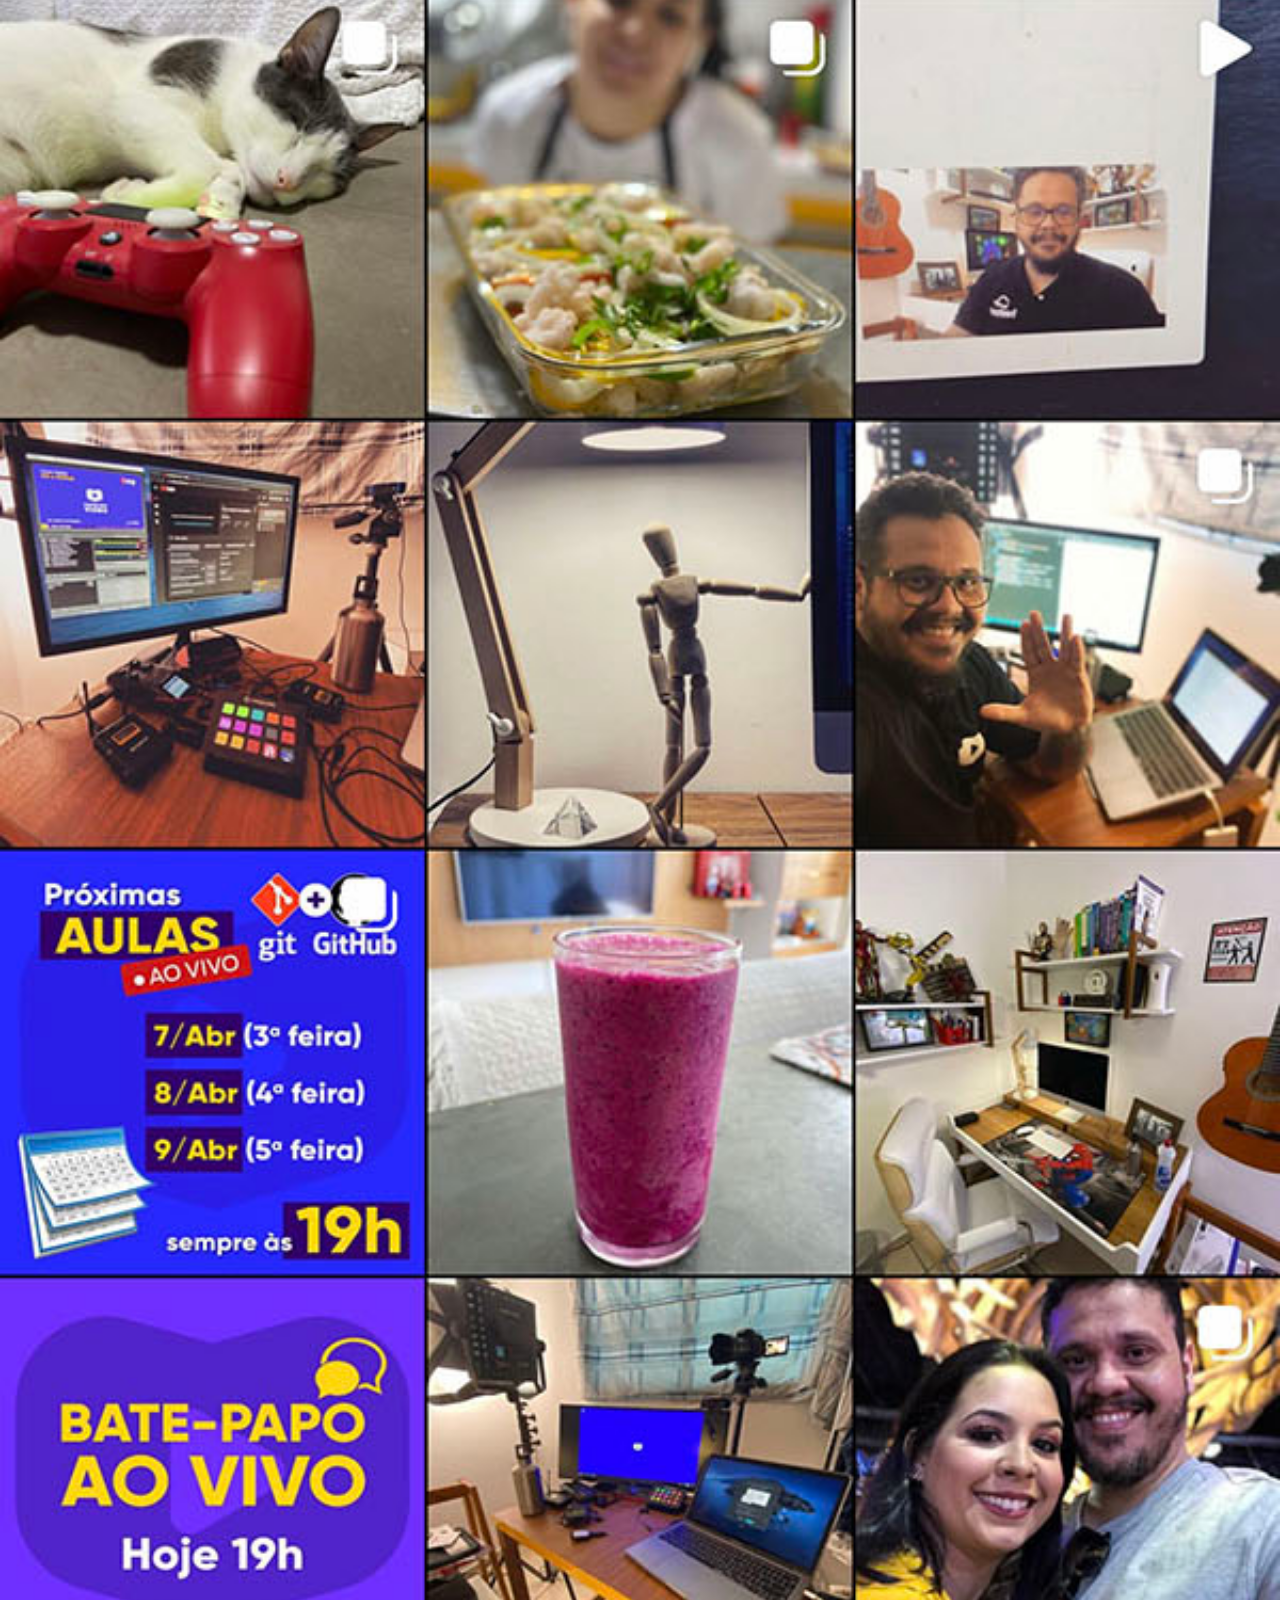
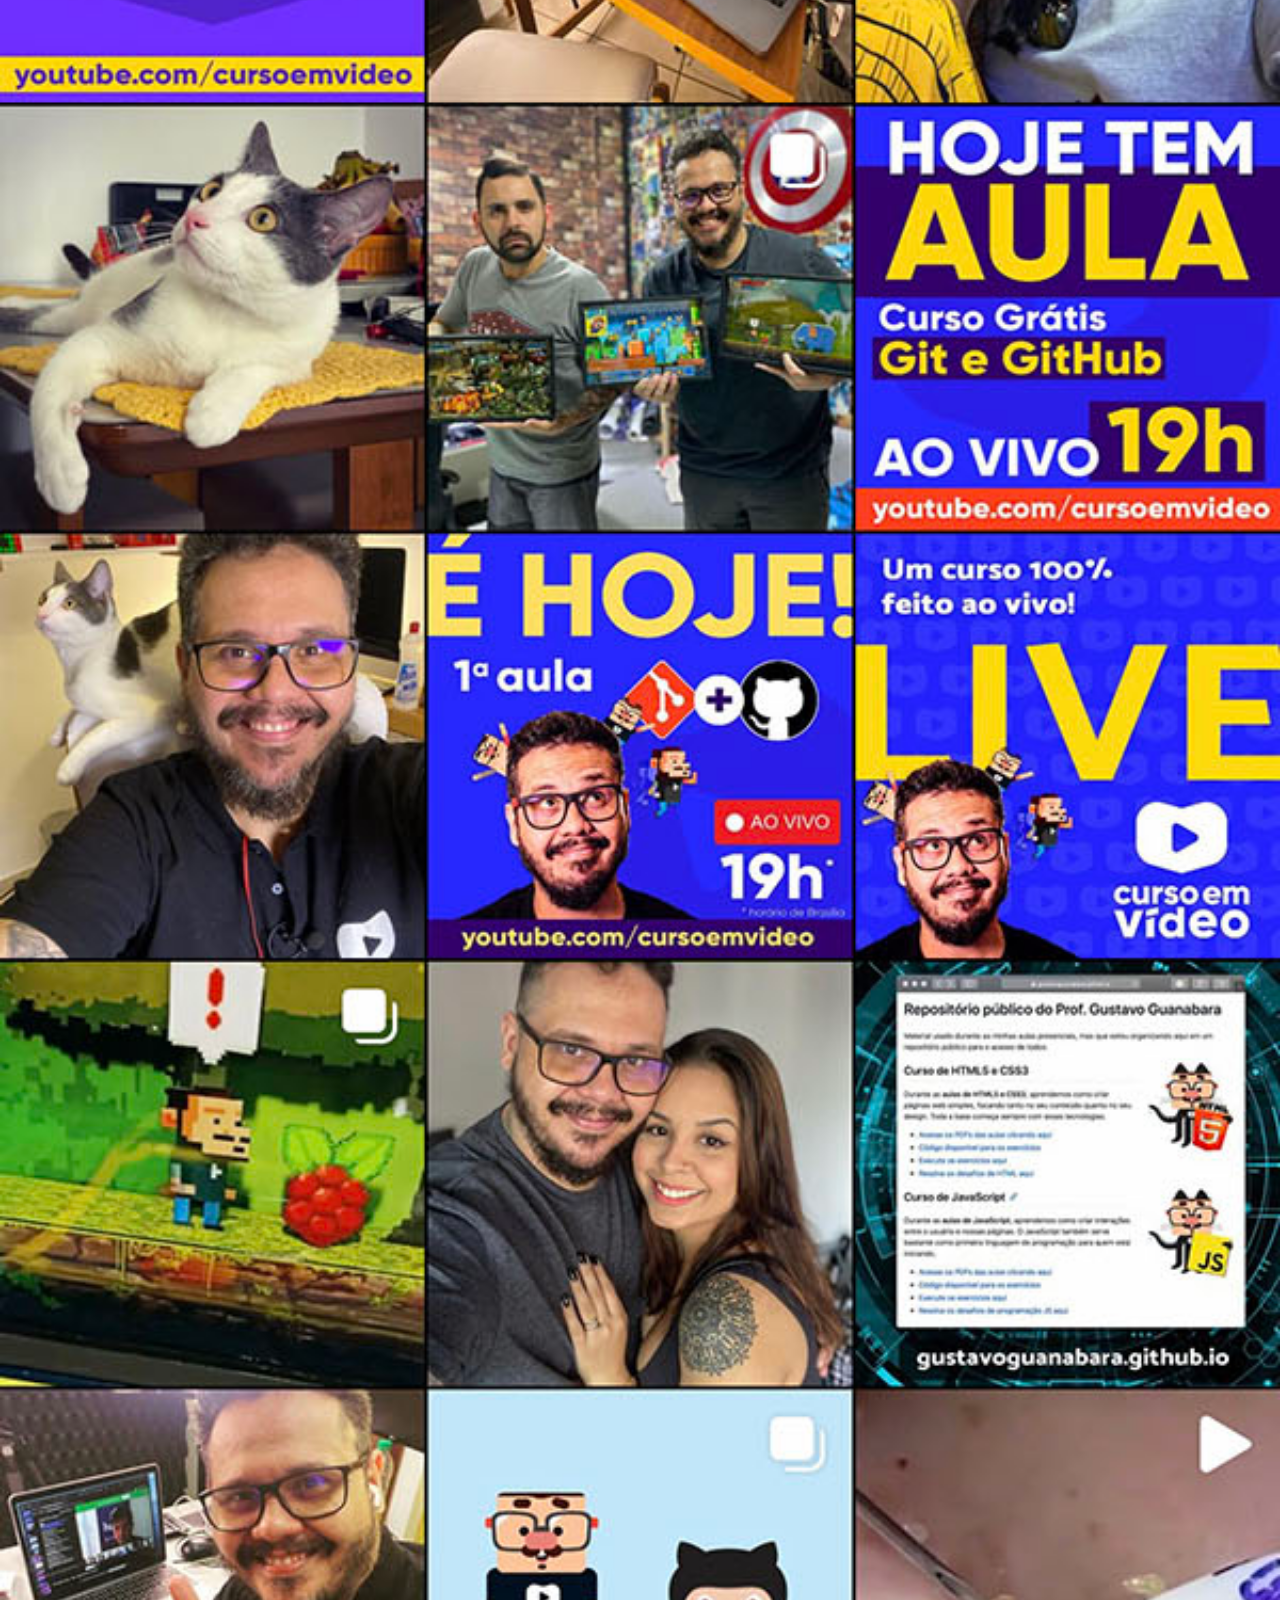
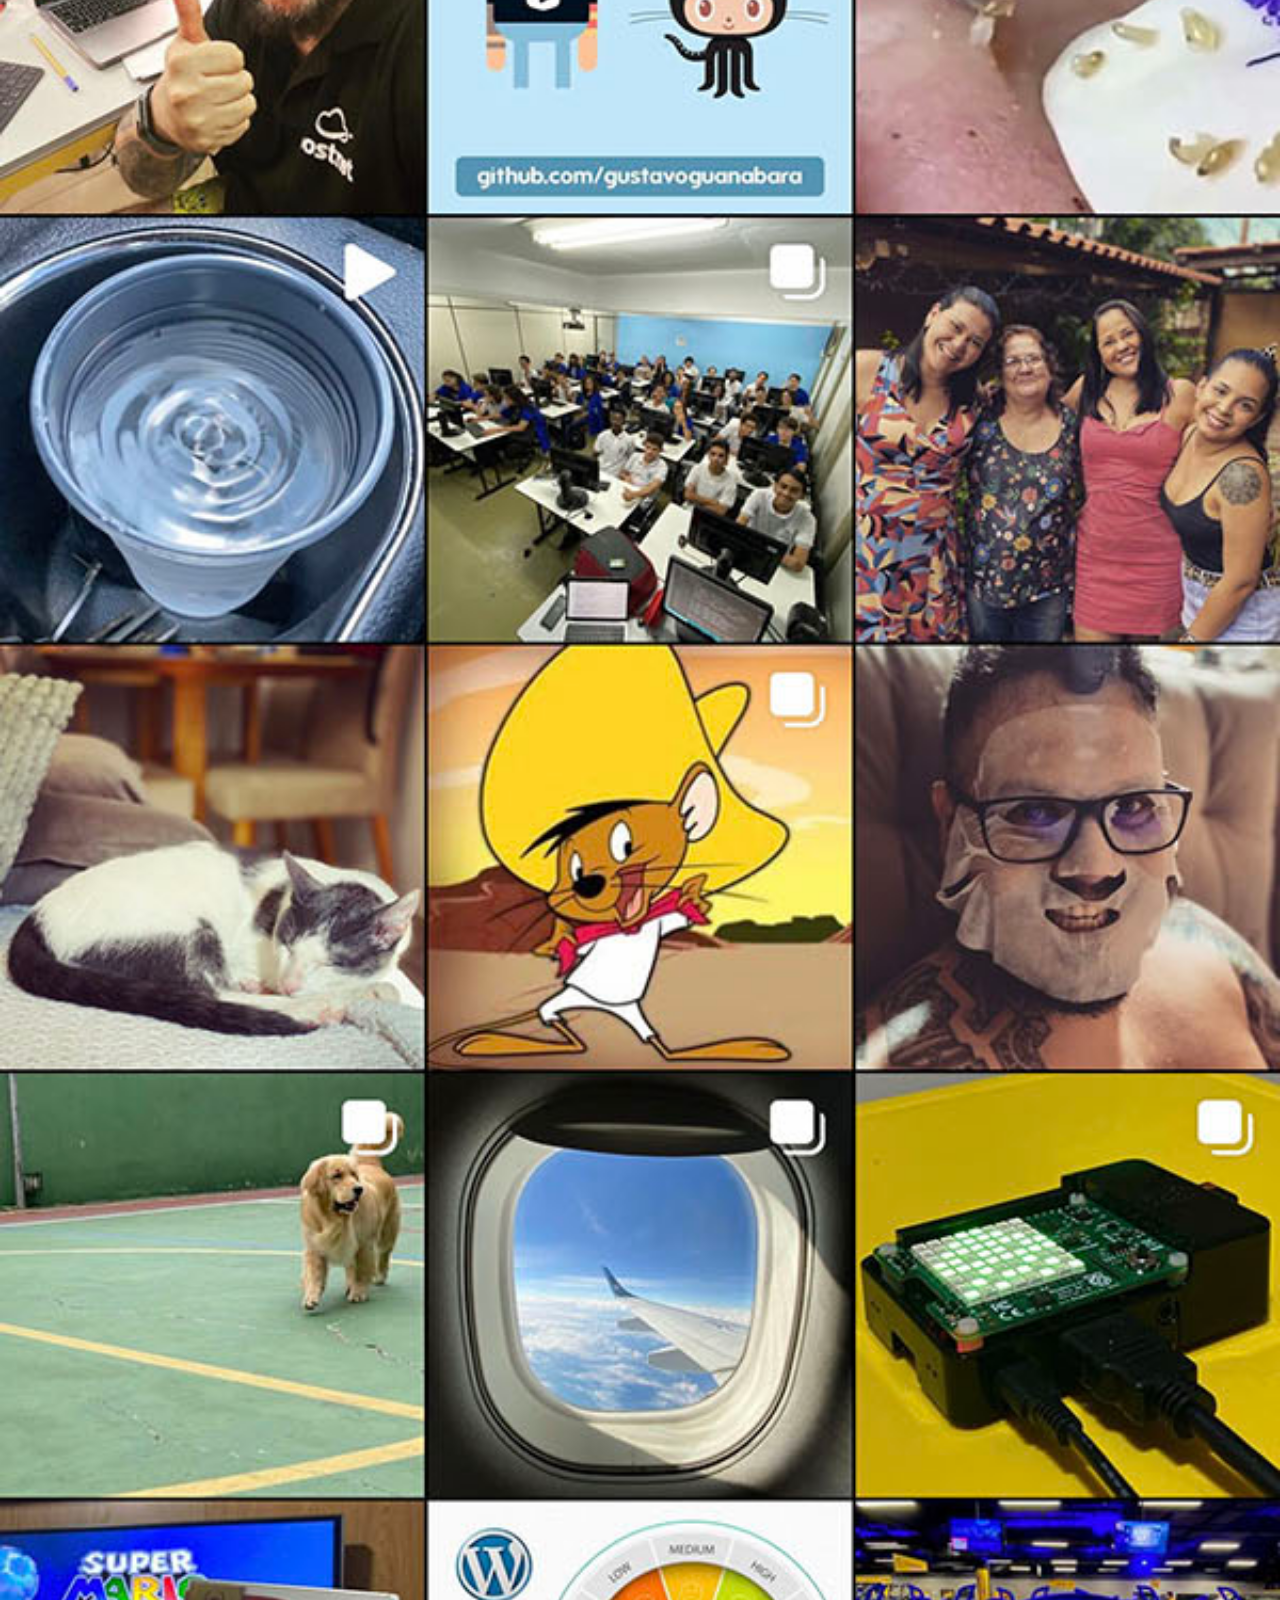
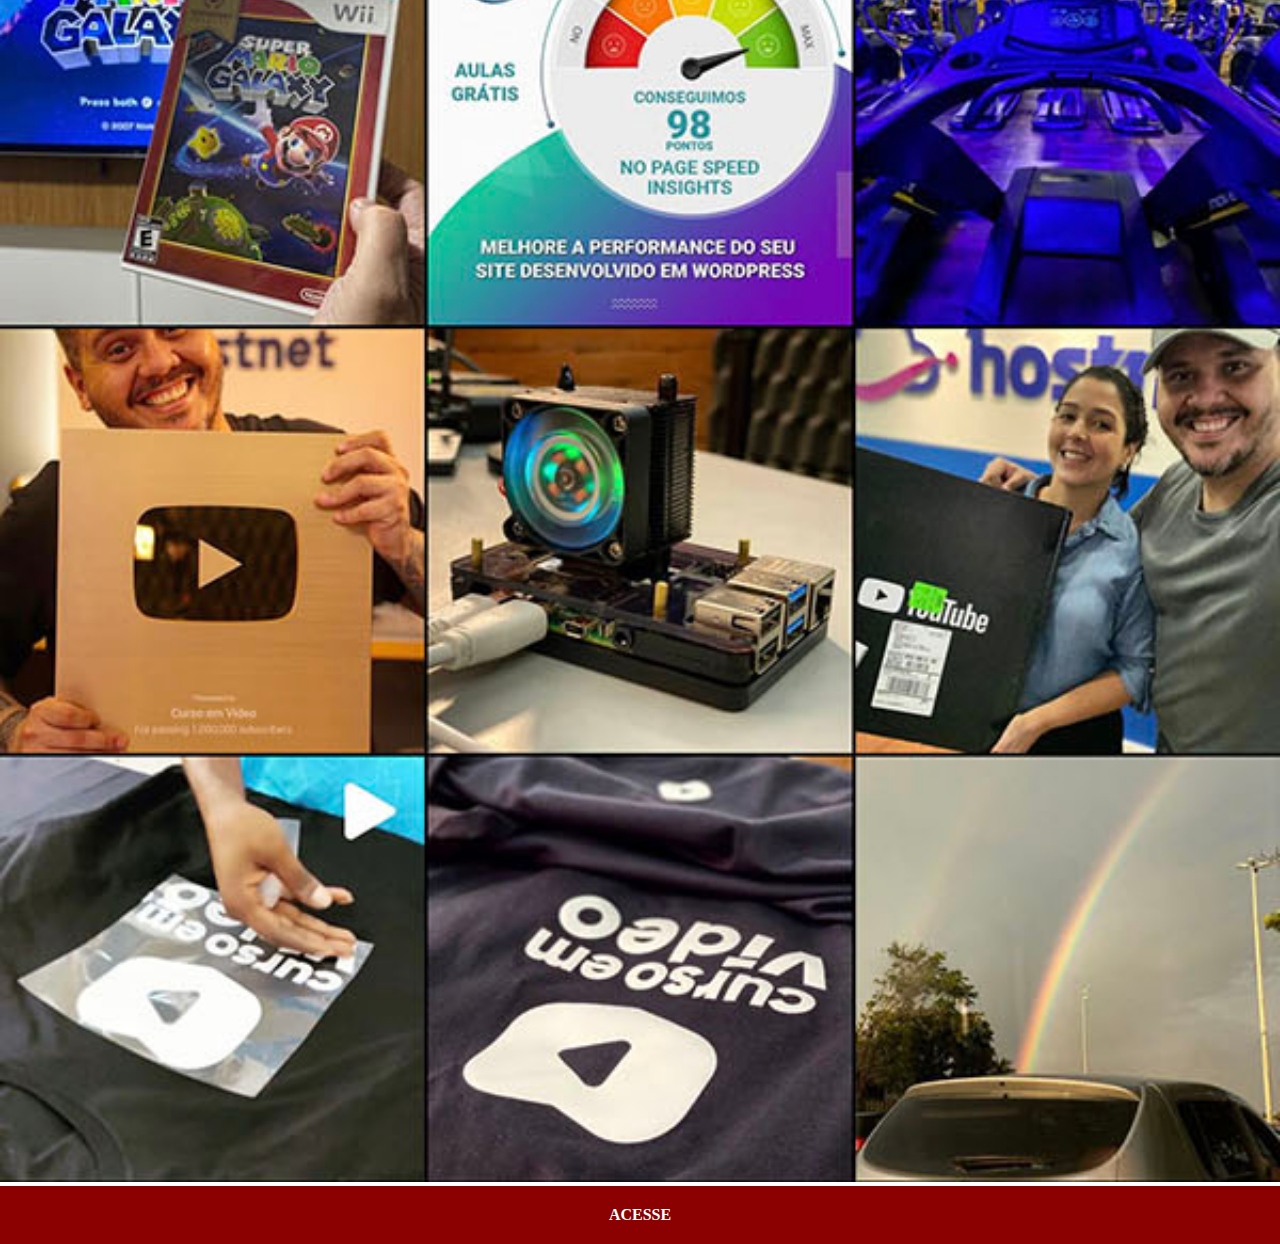
<file: instagram.html>
<!DOCTYPE html>
<html lang="pt-br">
<head>
    <meta charset="UTF-8">
    <meta name="viewport" content="width=device-width, initial-scale=1.0">
    <link rel="stylesheet" href="estilos/socialpaginas.css">
    <title>instagram</title>
</head>
<body>
    <img src="imagens/tela-instagram.jpg" alt="instagram">
     <a href="https://www.instagram.com/gustavoguanabara/" target="_blank">ACESSE</a>
</body>
</html>
</file>
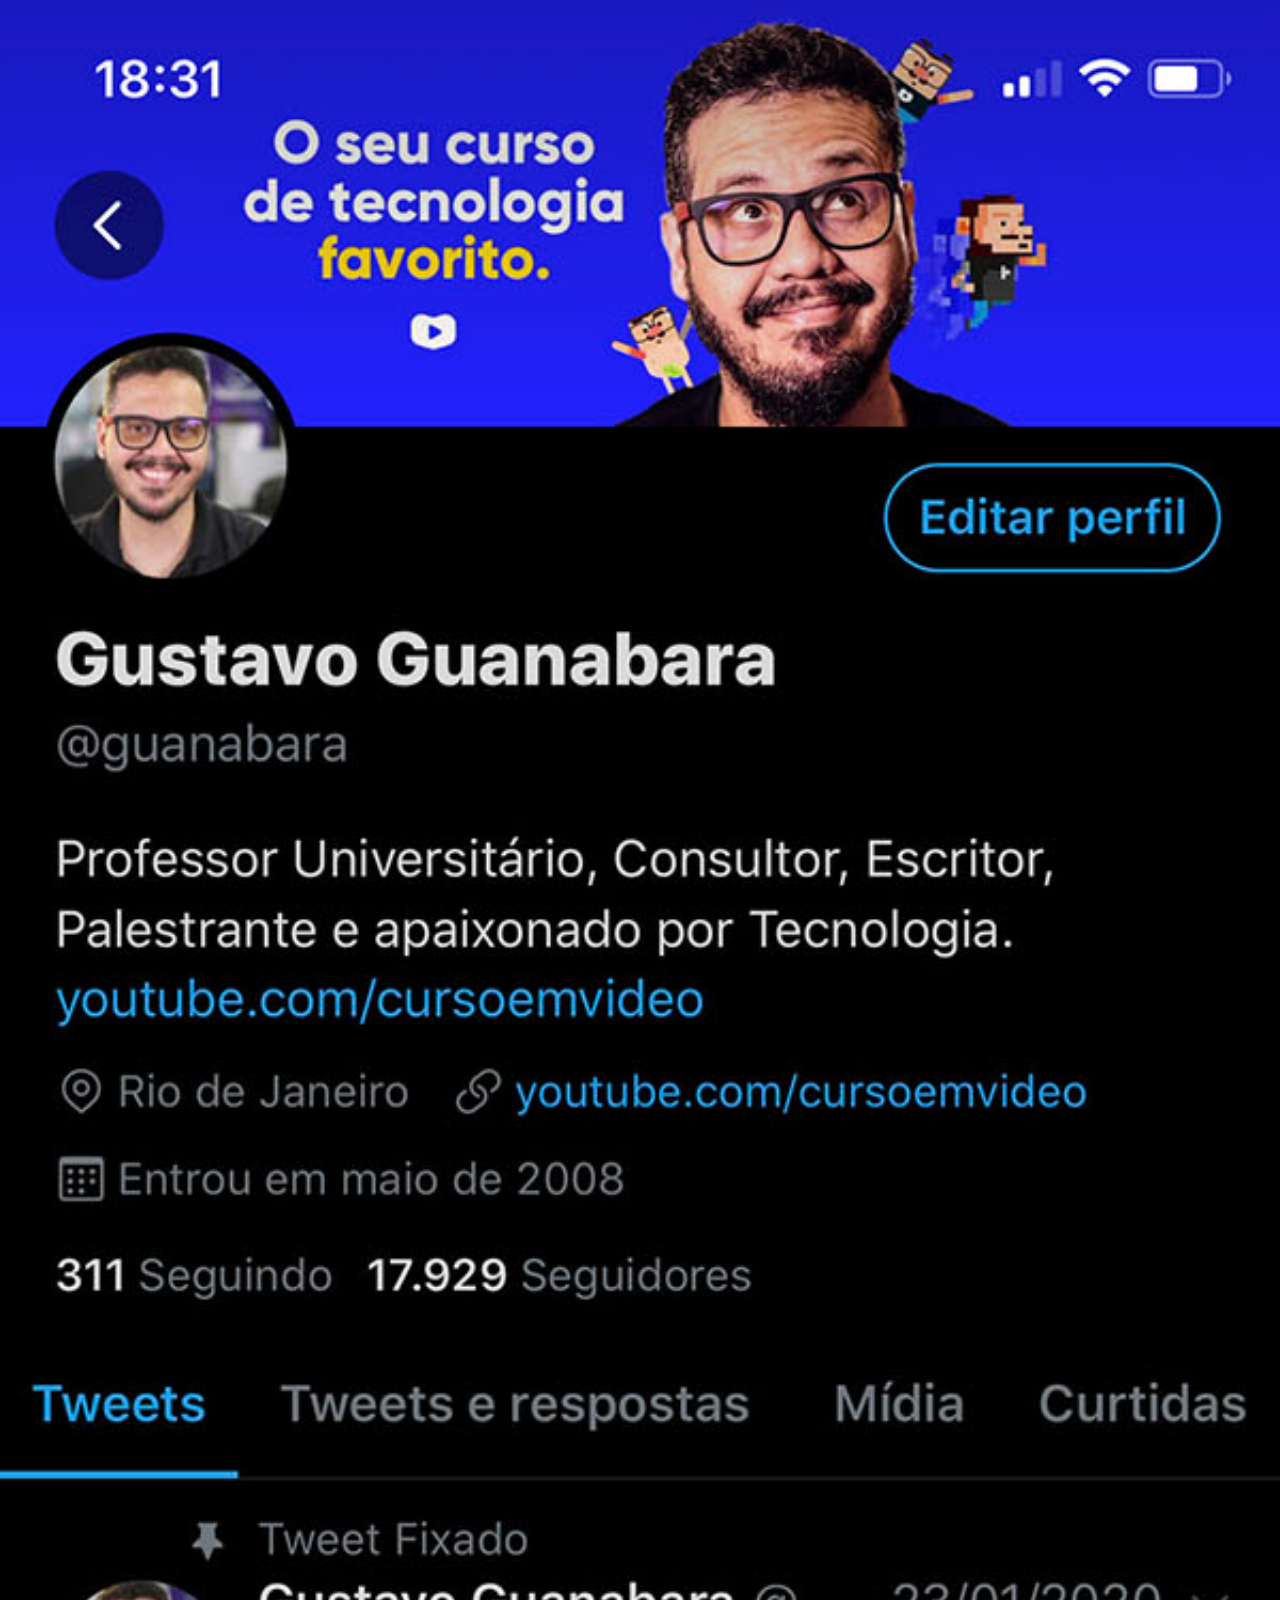
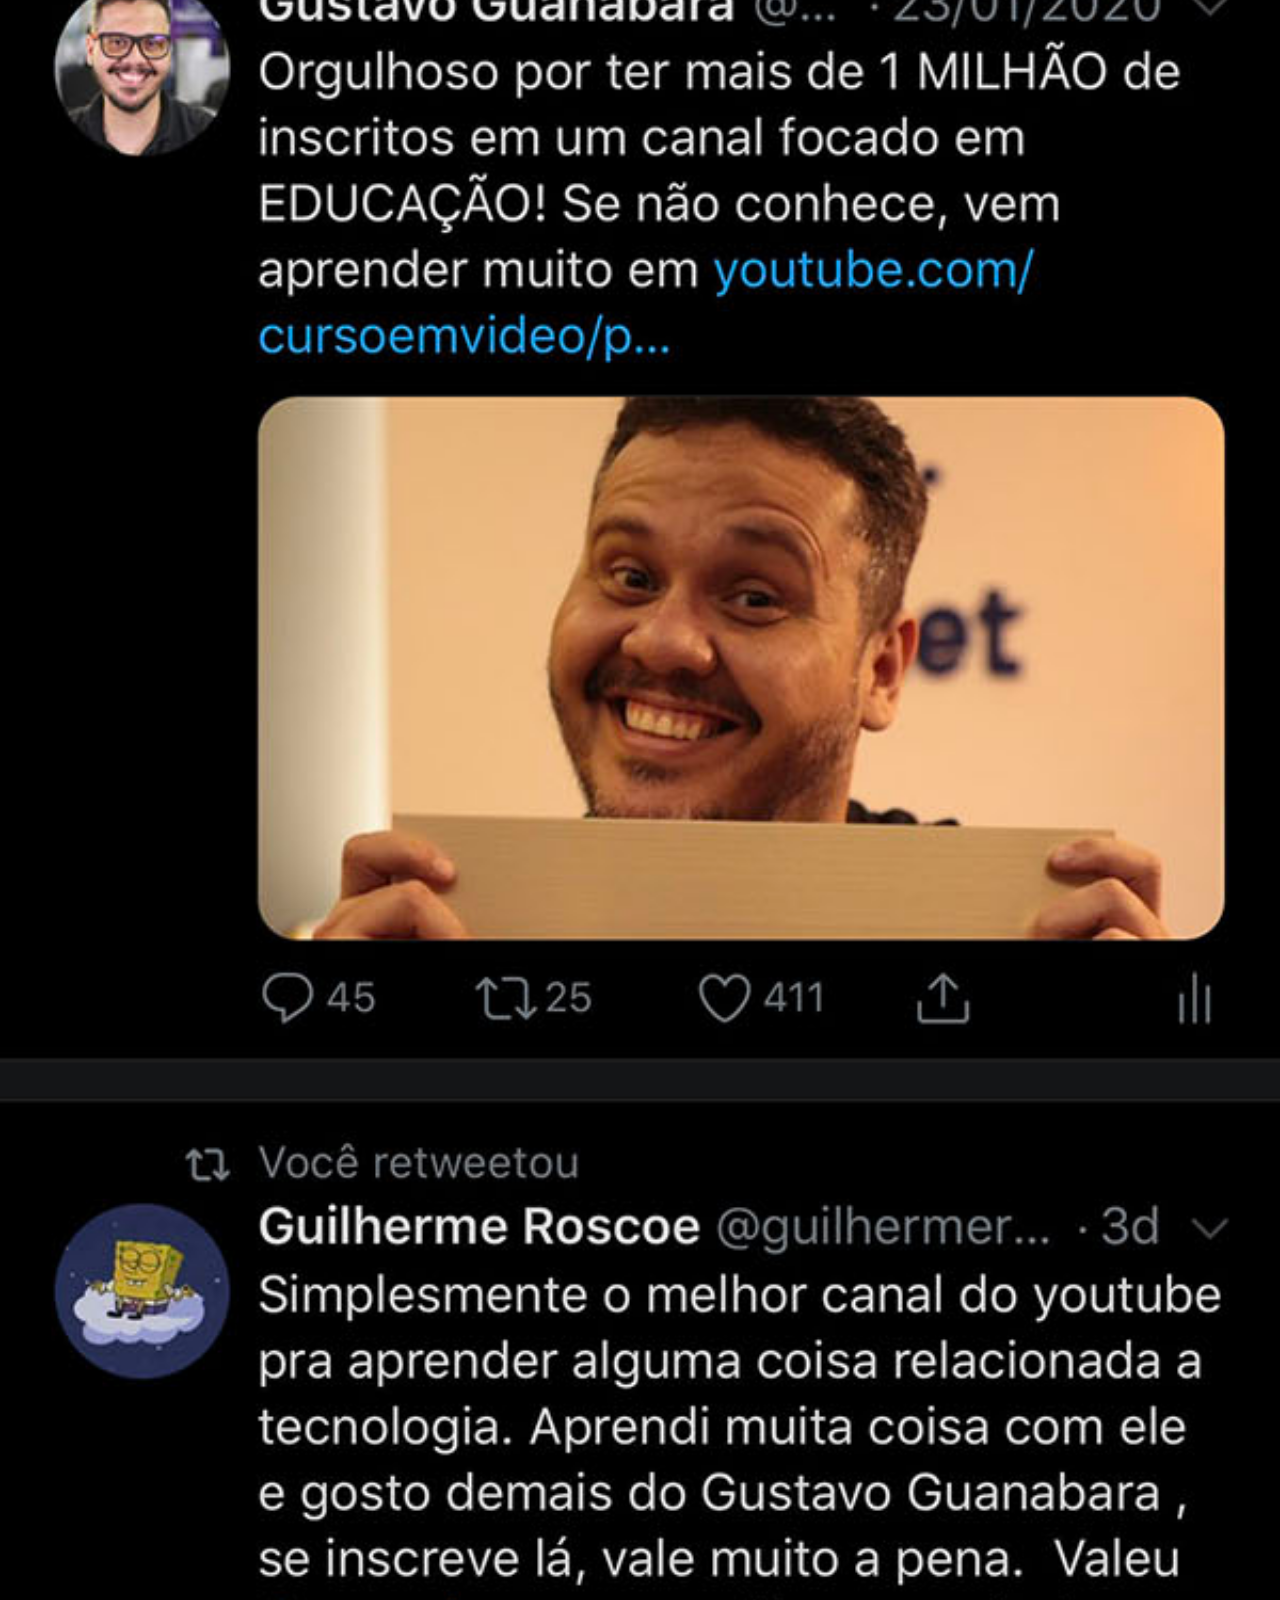
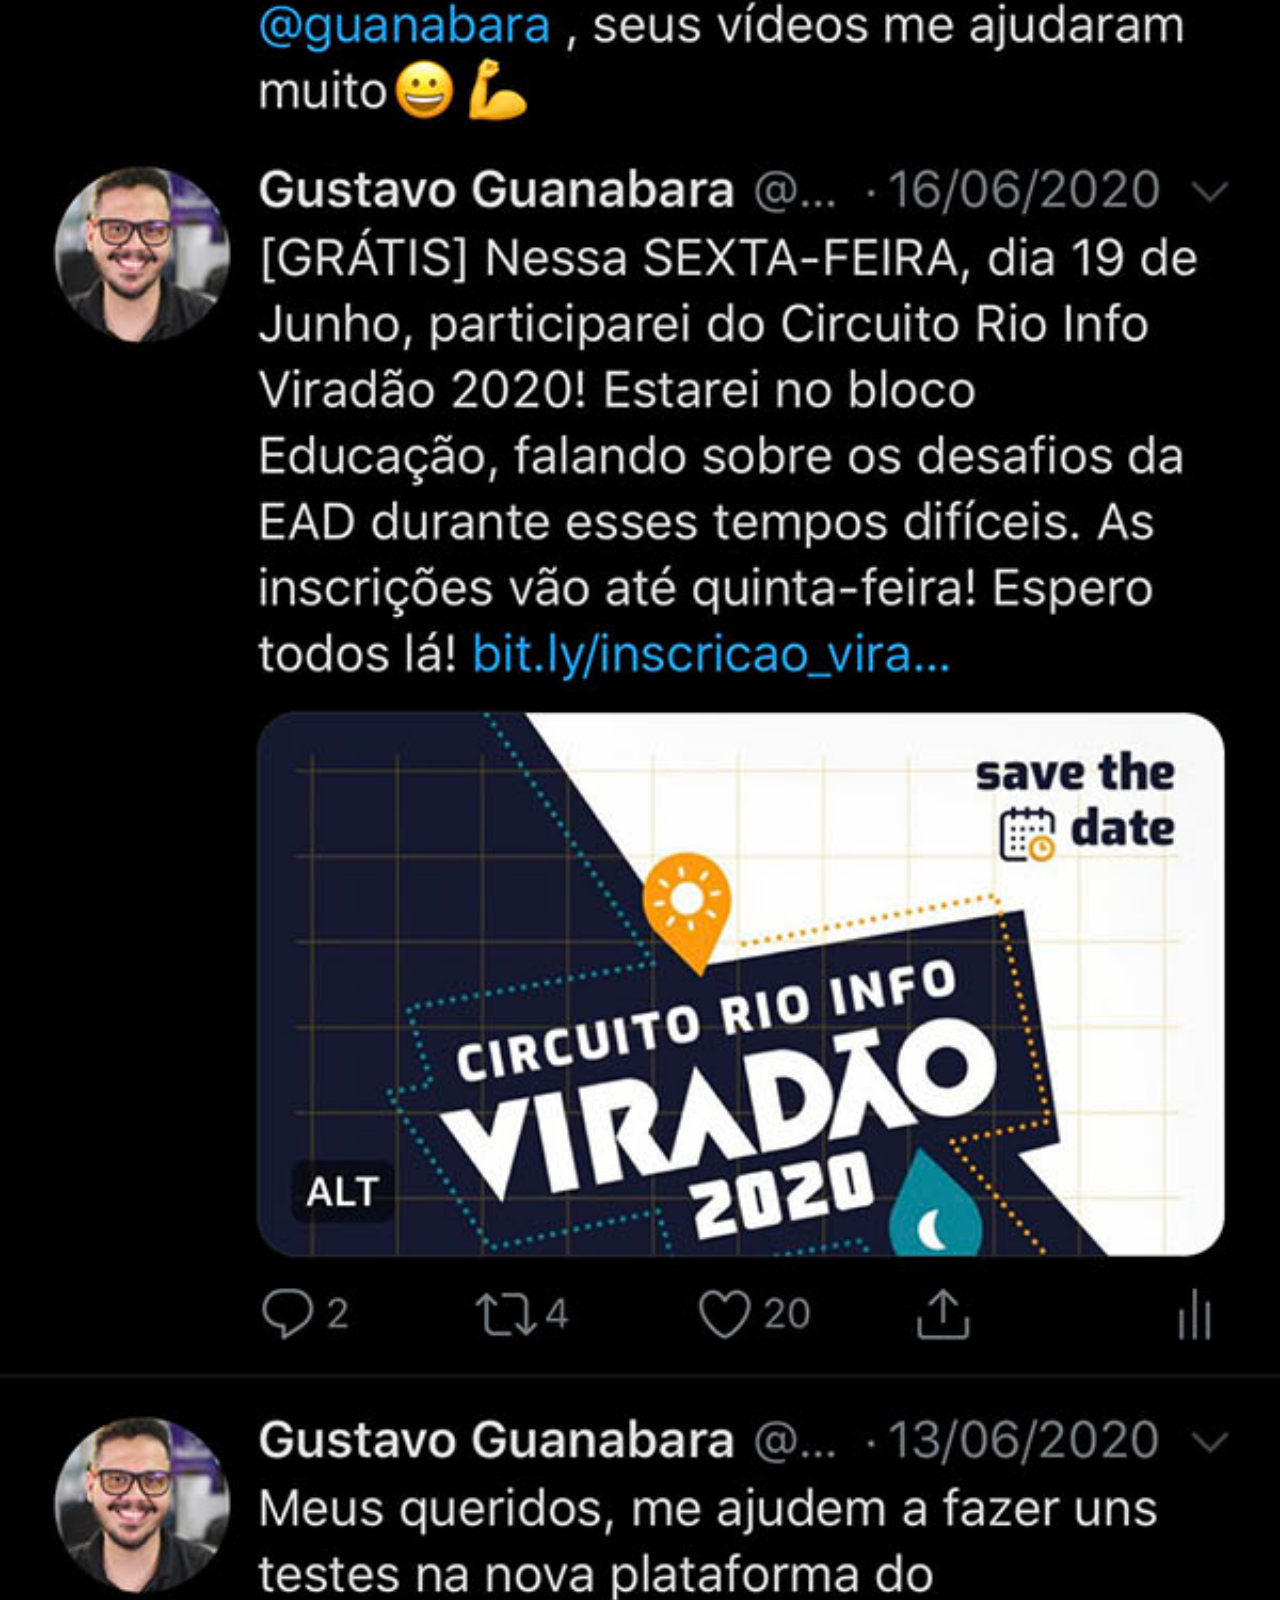
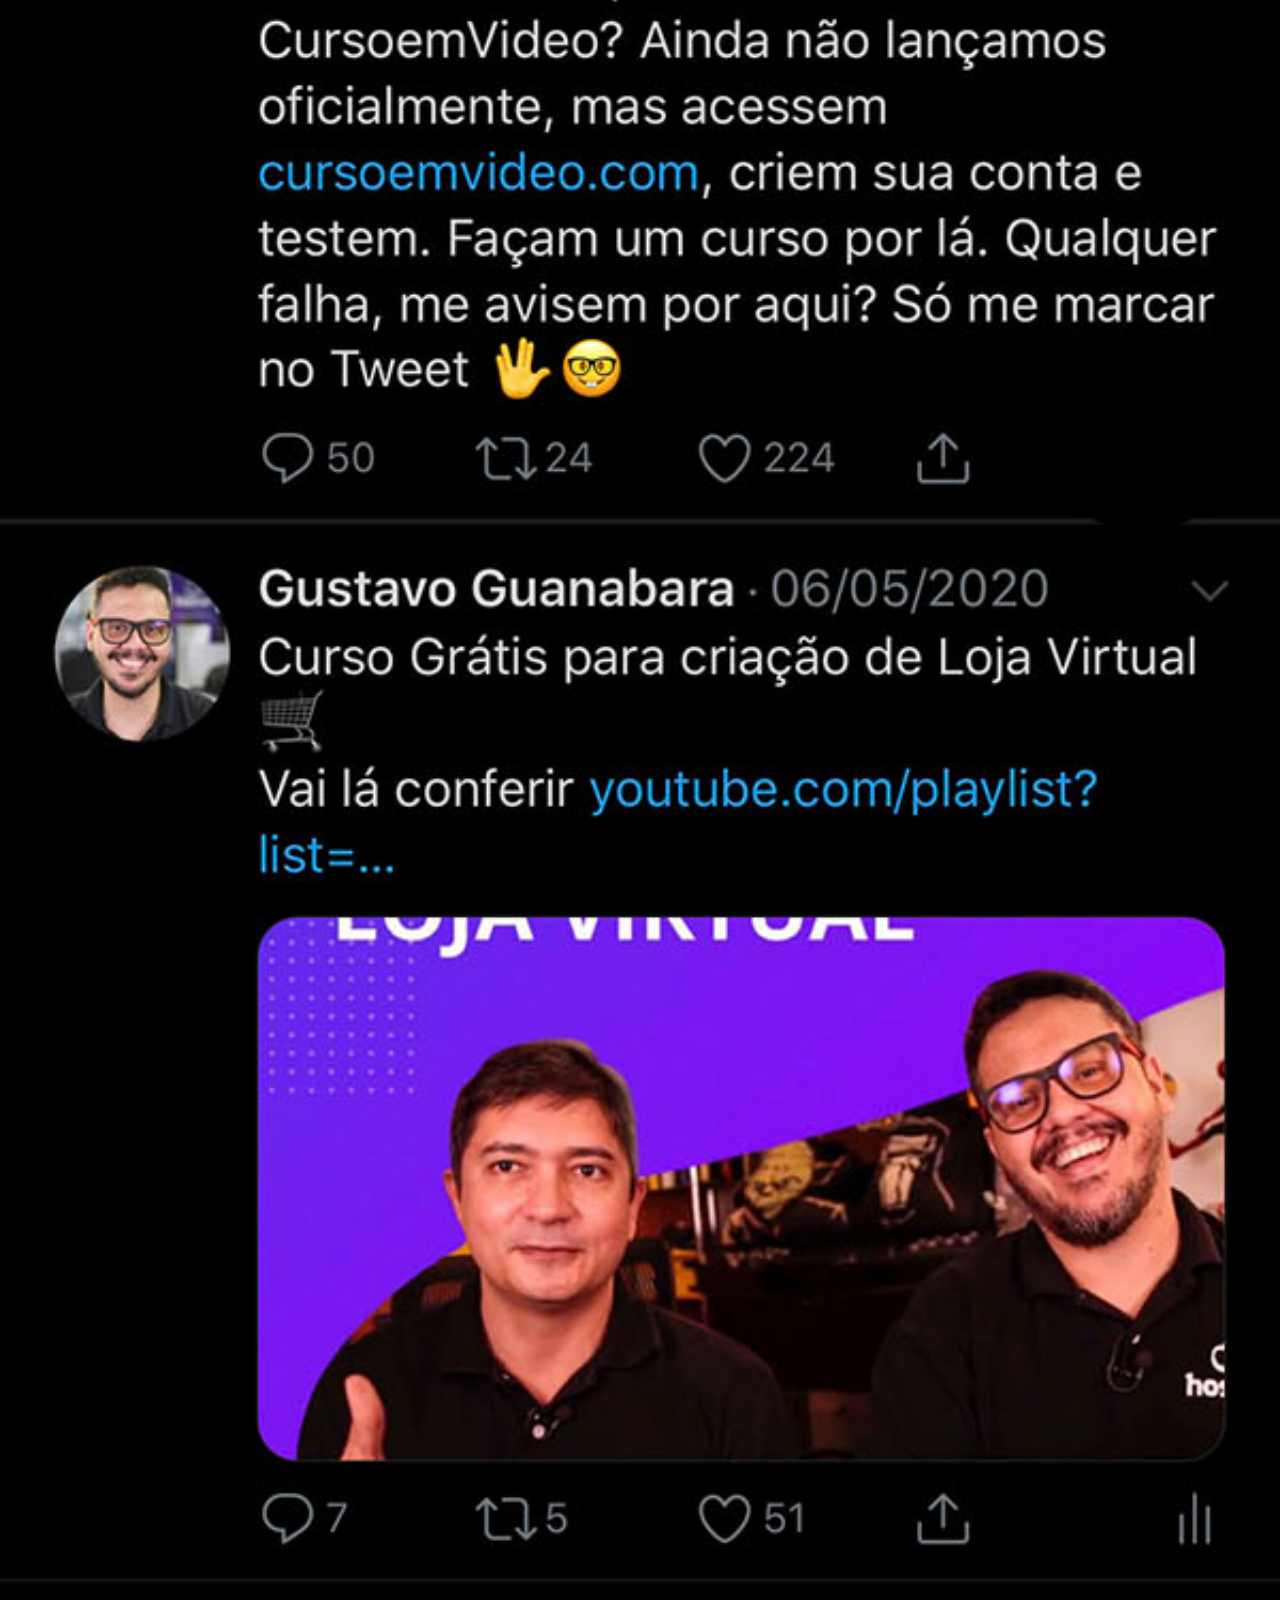
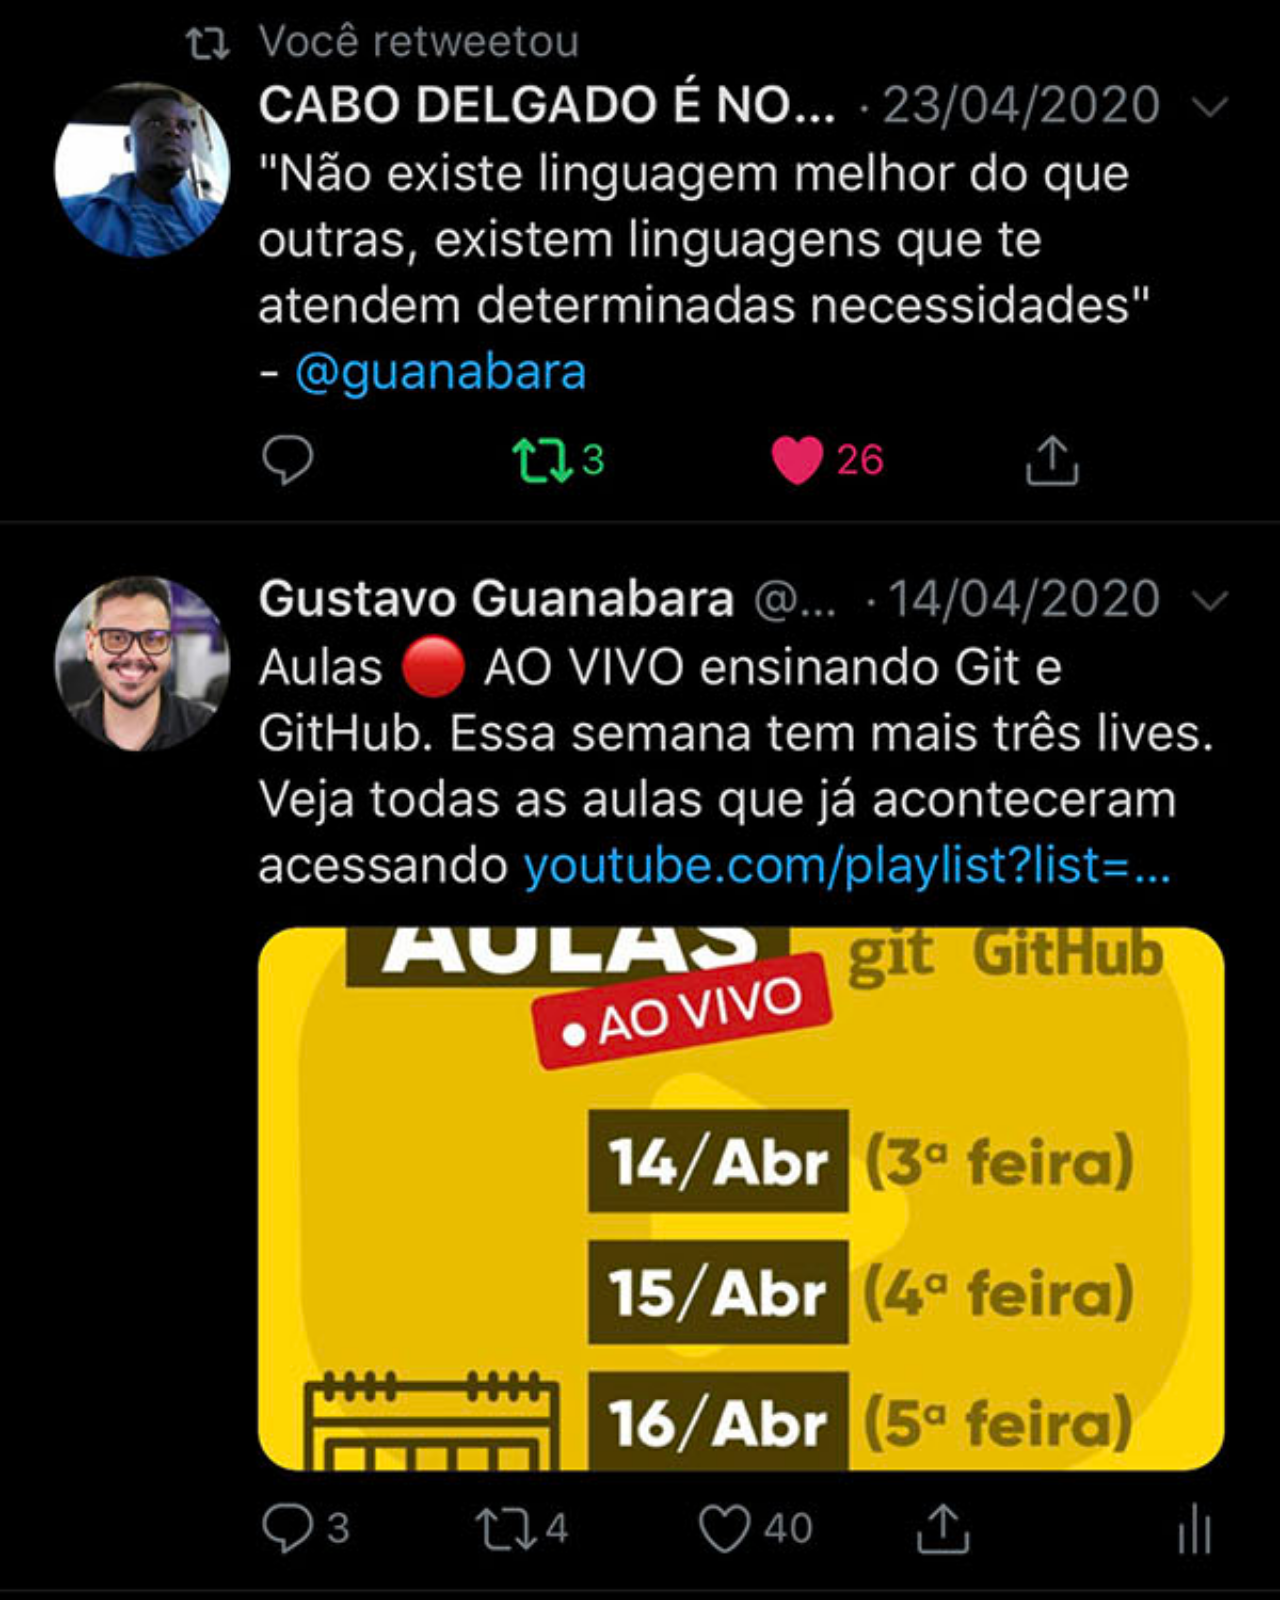
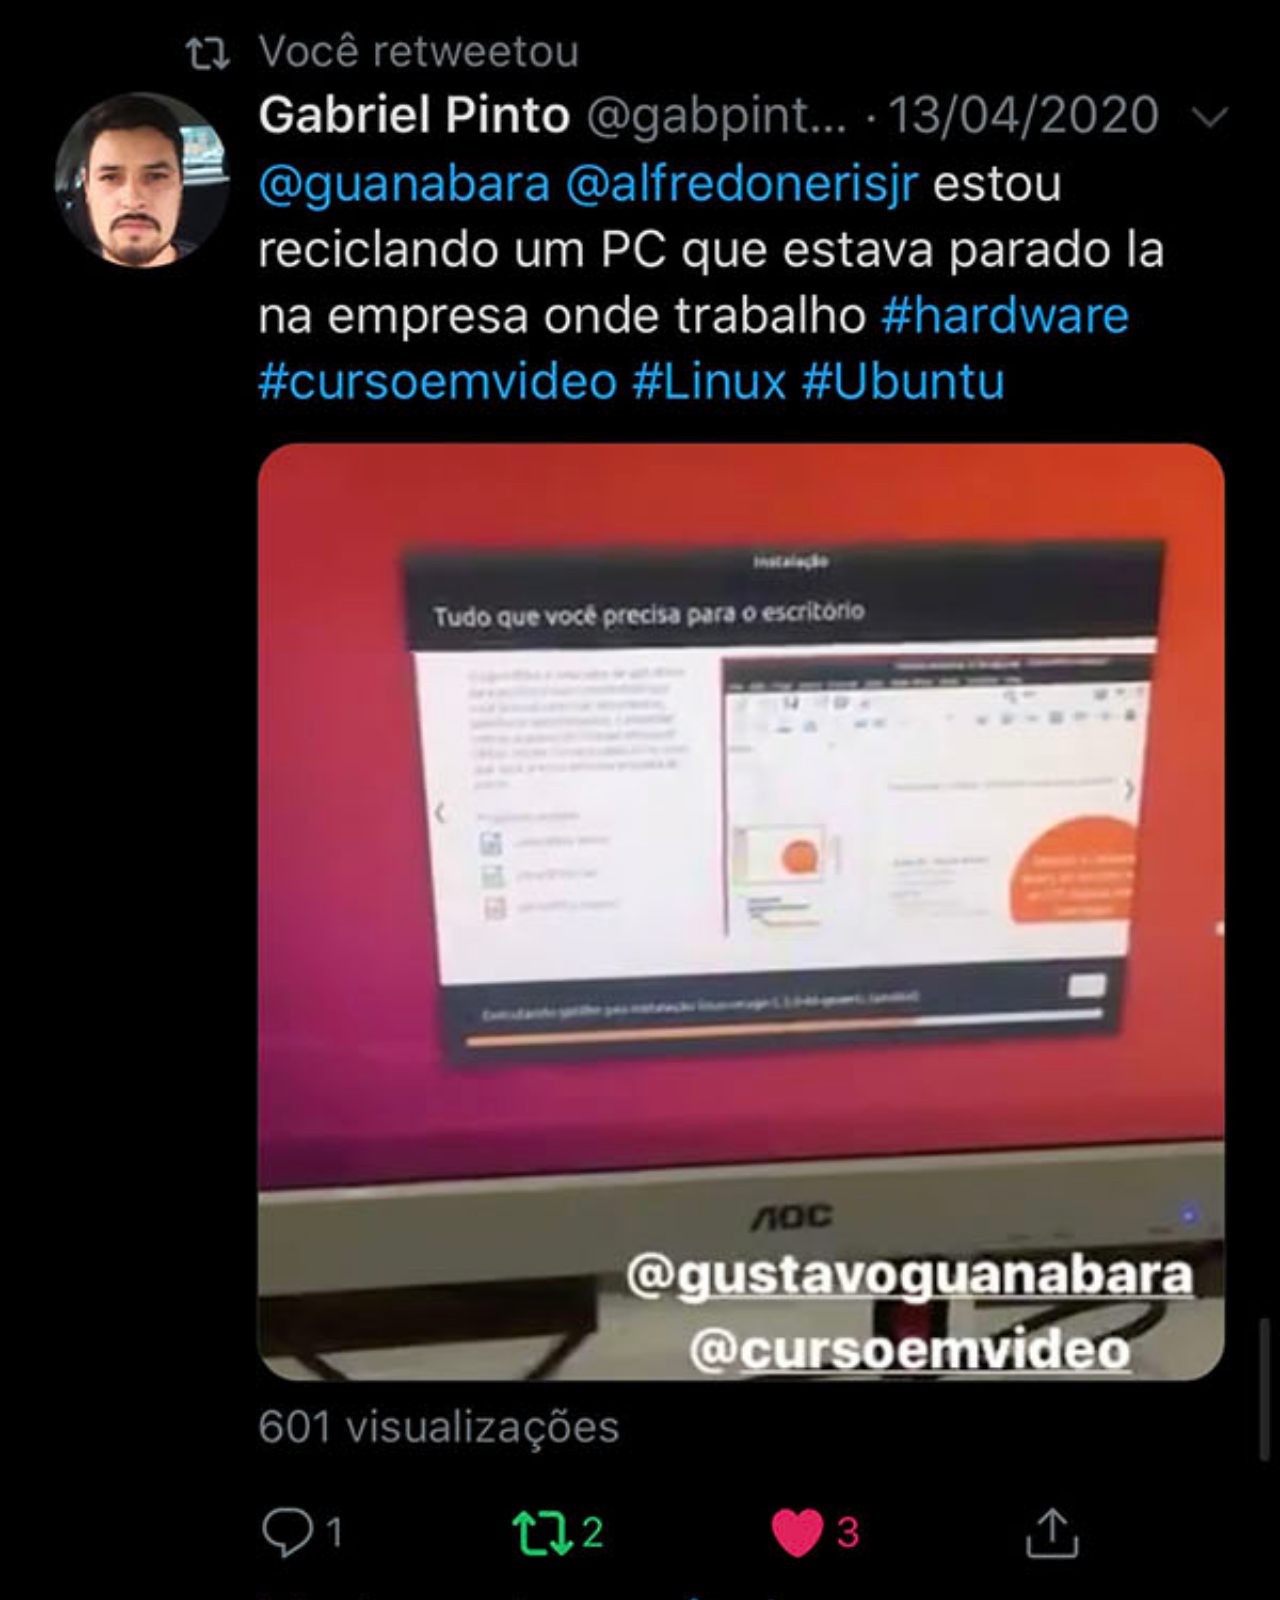
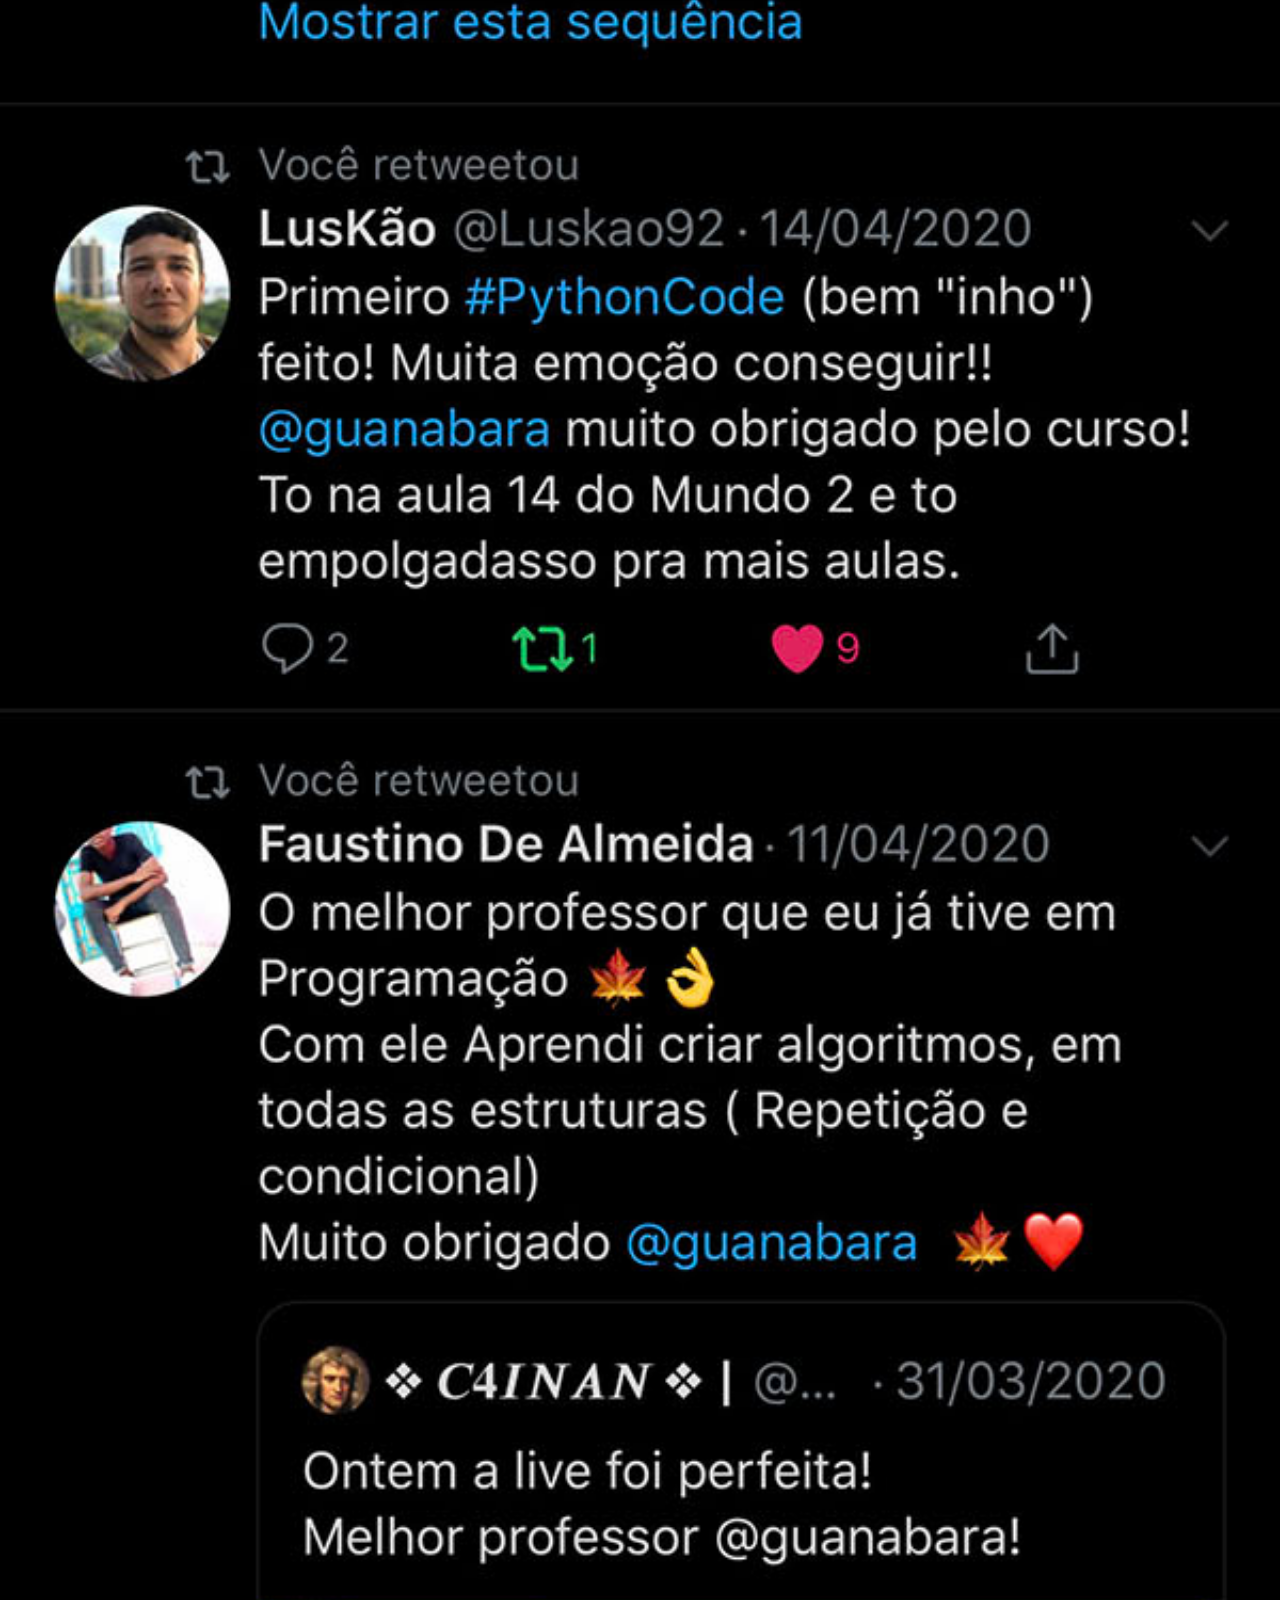
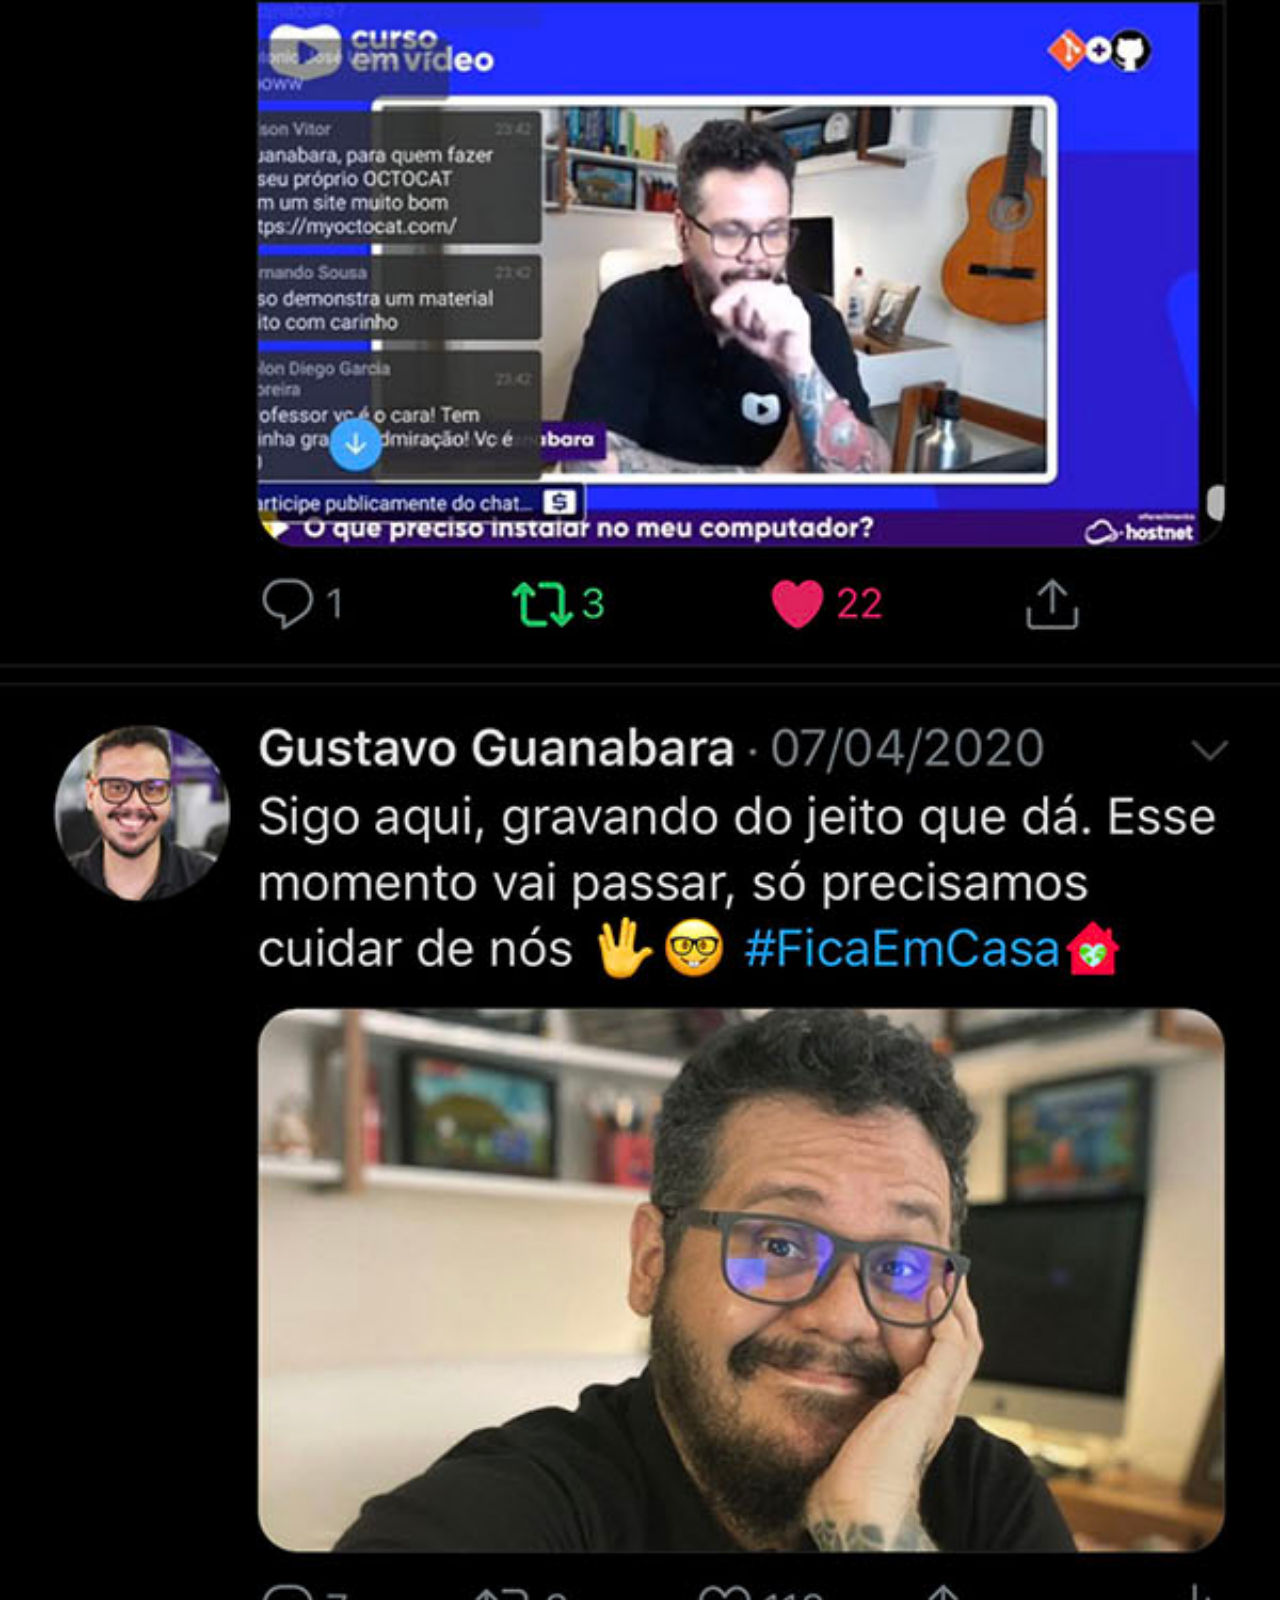
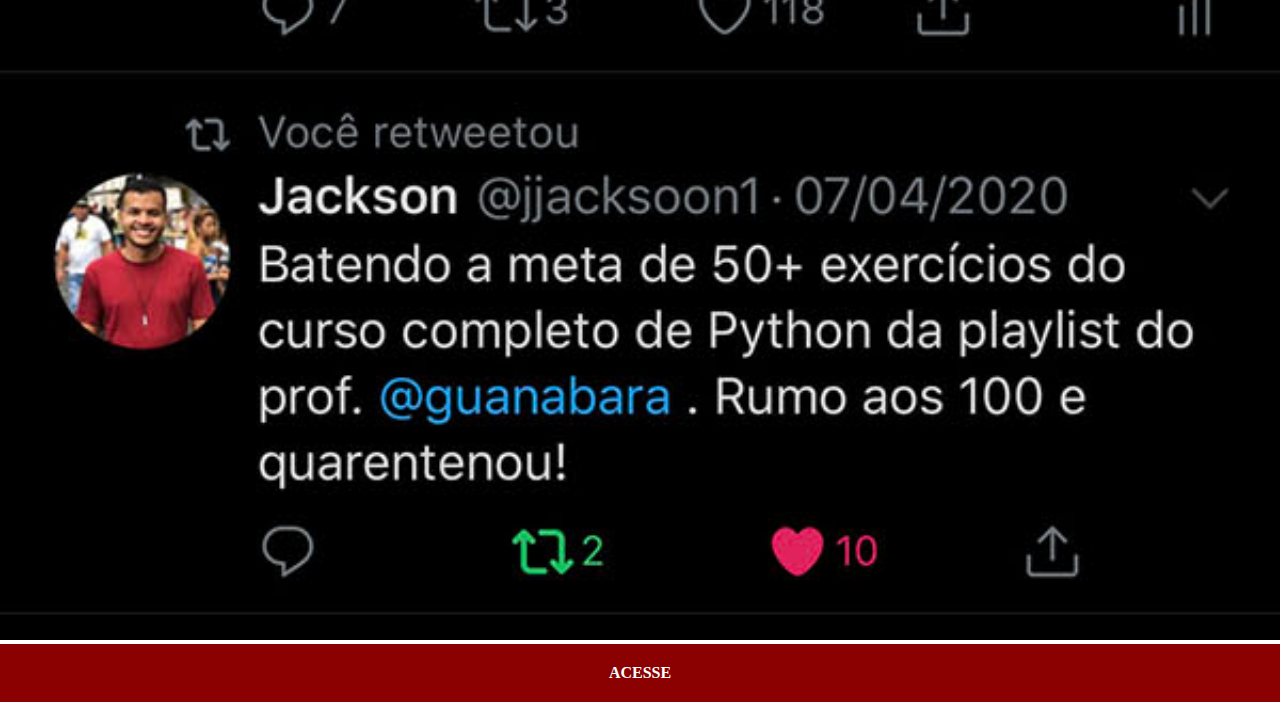
<file: tuwiter.html>
<!DOCTYPE html>
<html lang="pt-br">
<head>
    <meta charset="UTF-8">
    <meta name="viewport" content="width=device-width, initial-scale=1.0">
    <link rel="stylesheet" href="estilos/socialpaginas.css">
    <title>X</title>
</head>
<body>
    <img src="imagens/tela-twitter.jpg" alt="X">
     <a href="https://x.com/guanabara" target="_blank">ACESSE</a>
</body>
</html>
</file>
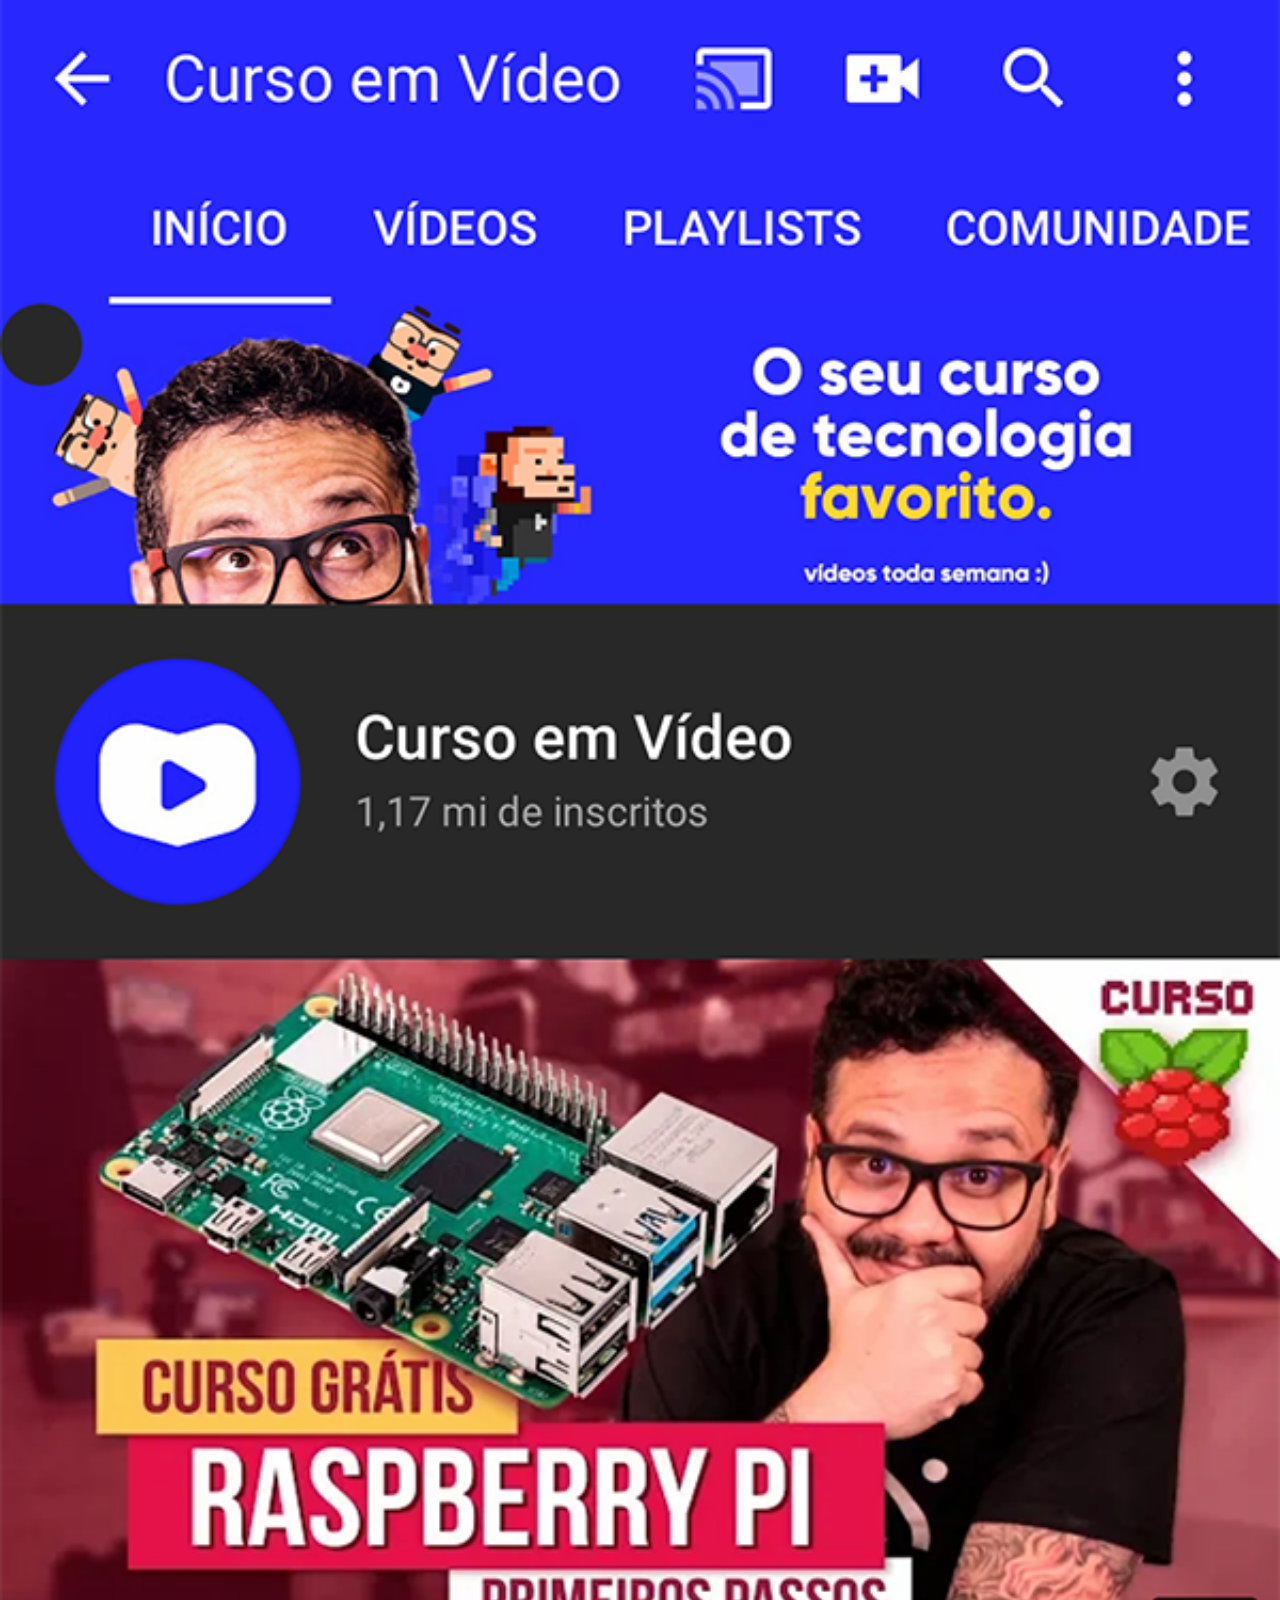
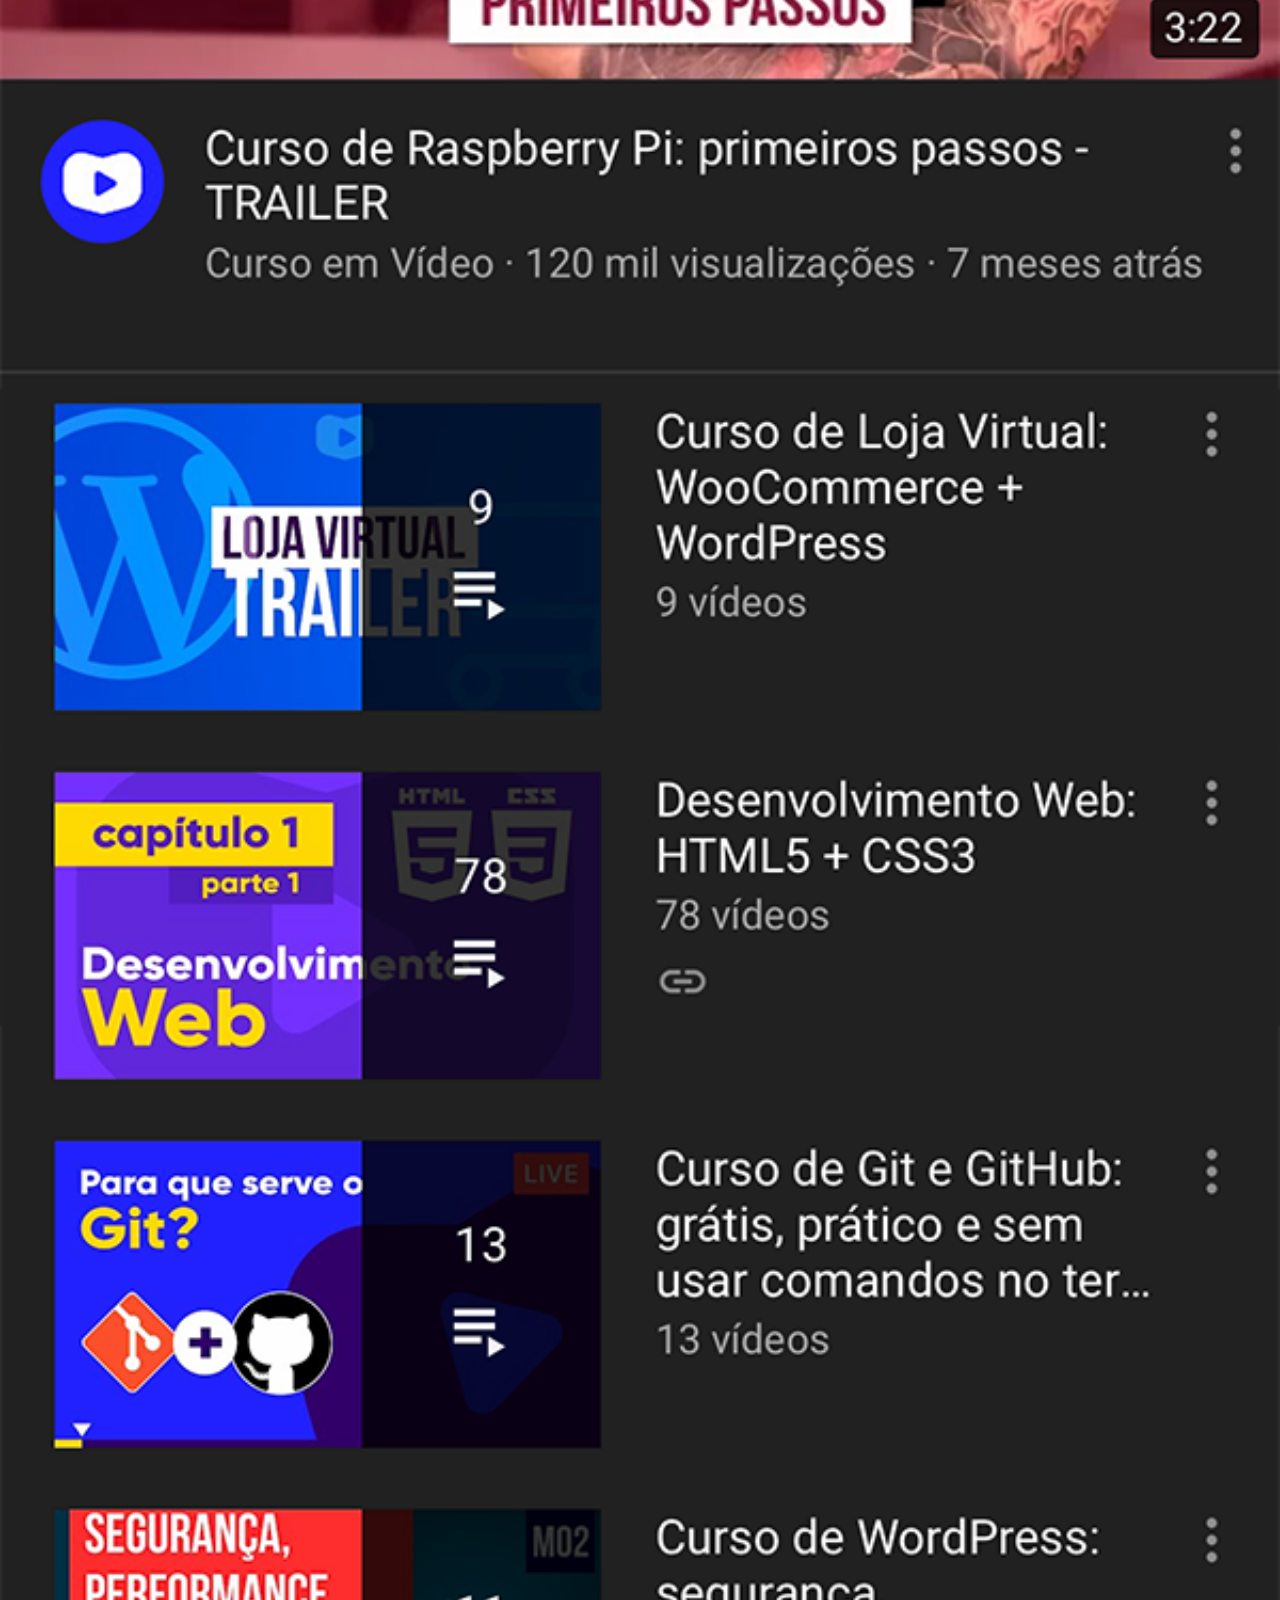
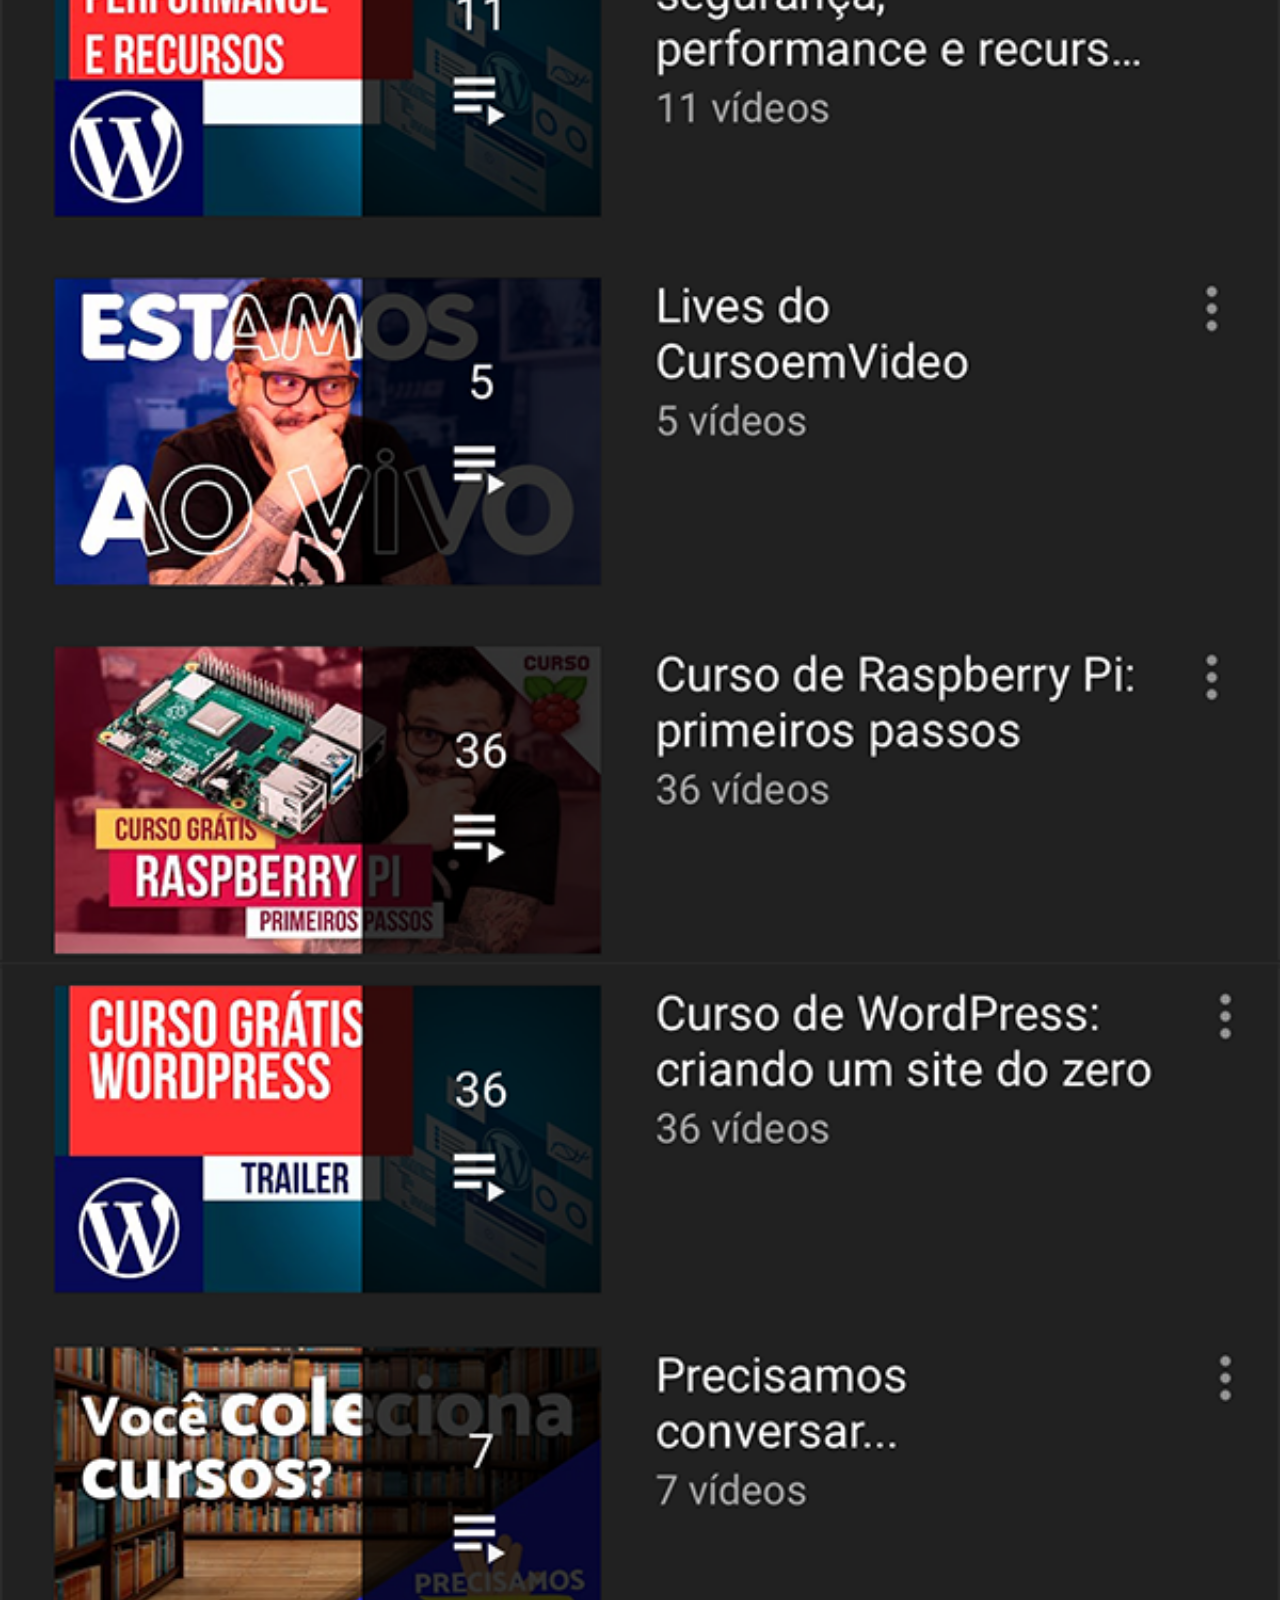
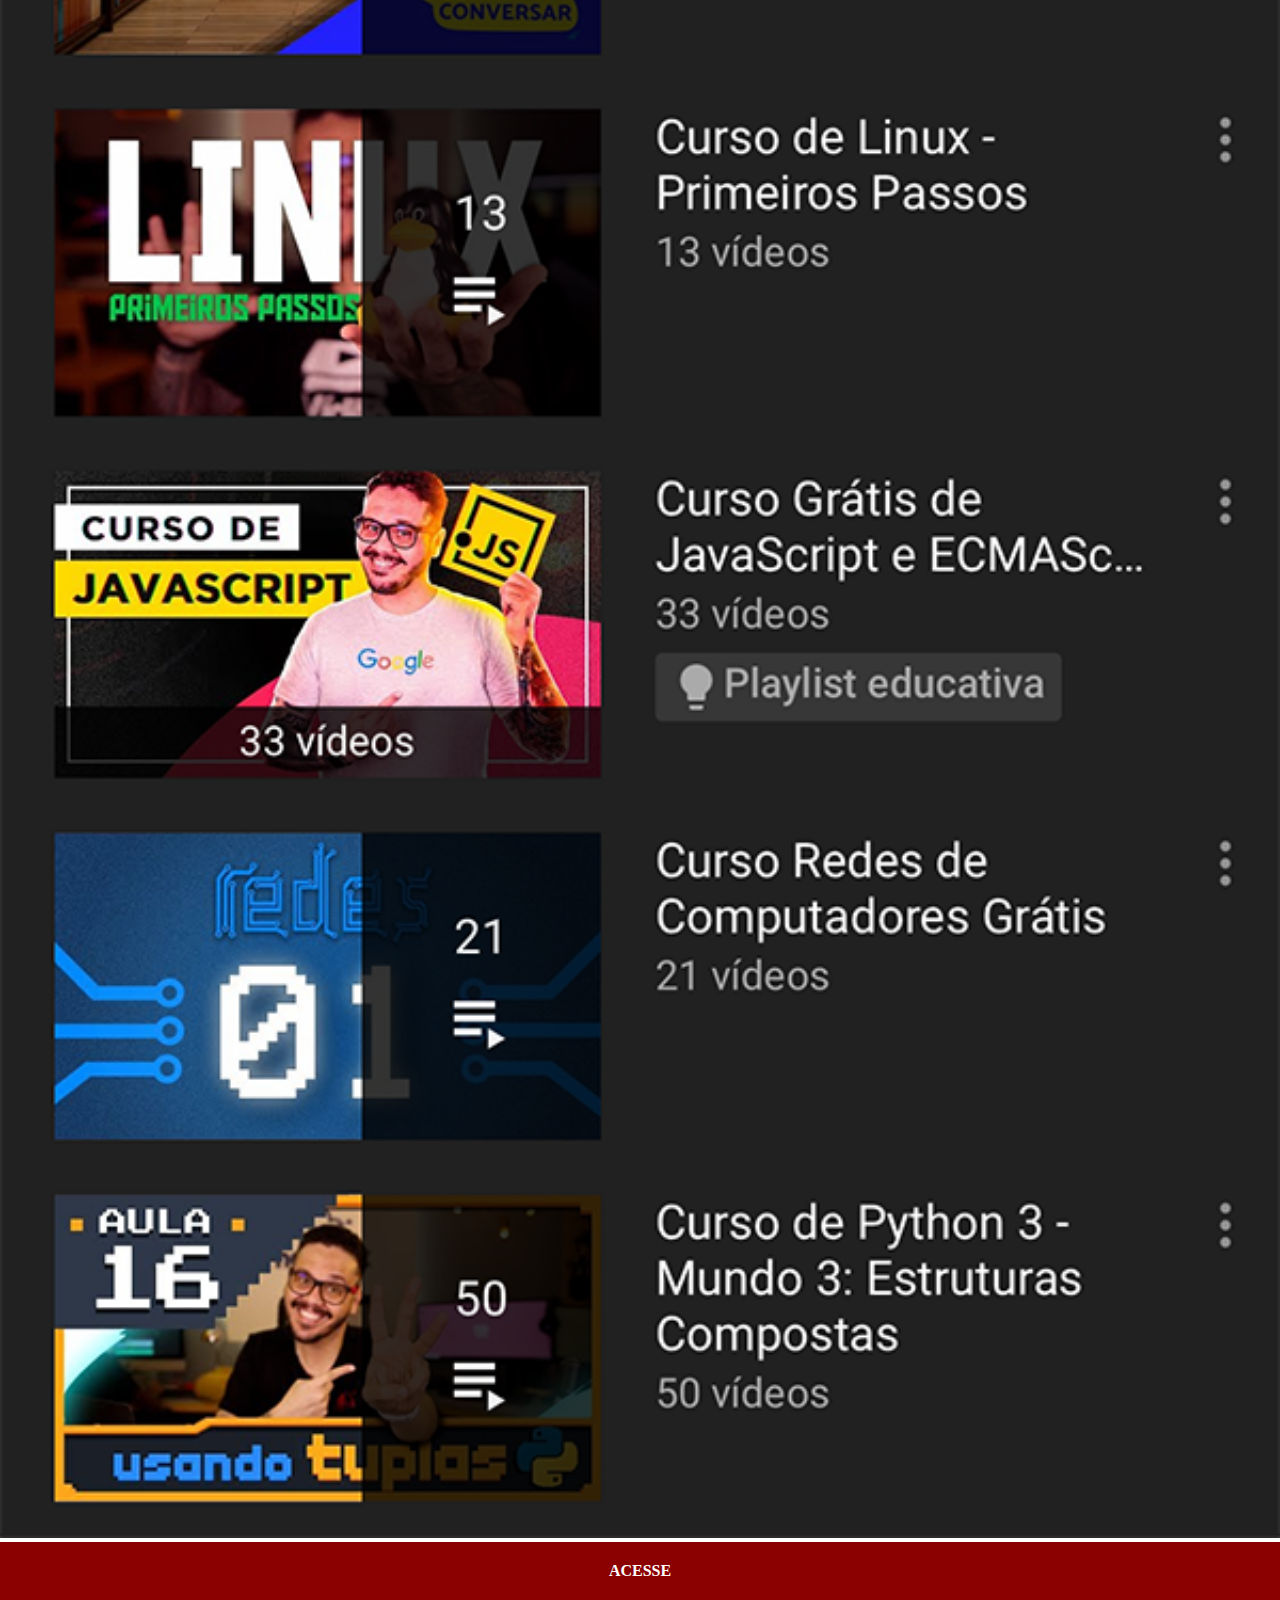
<file: yuotube.html>
<!DOCTYPE html>
<html lang="pt-br">
<head>
    <meta charset="UTF-8">
    <meta name="viewport" content="width=device-width, initial-scale=1.0">
    <link rel="stylesheet" href="estilos/socialpaginas.css">
    <title>youtube</title>
</head>
<body>
    <img src="imagens/tela-youtube.png" alt="youtube">
     <a href="https://www.youtube.com/c/CursoemV%C3%ADdeo" target="_blank">ACESSE</a>
</body>
</html>
</file>
<file: estilos/style.css>
@charset "UTF-8";
*{
    margin: Opx;
    padding: 0px;
    font-family: Arial, Helvetica, sans-serif;
}

body{
    background: url(../imagens/fundo-madeira.jpg) no-repeat top center;
    background-size: cover;
    background-attachment: fixed;
}
main{
    min-height: 800px;
    position: relative;


}
section#telefone{
    position: absolute;
    top: 50%;
    left: 50%;
    transform: translate(-50%,-50%);

    height: 640px;
    width: 311px;
    background: url(../imagens/frame-iphone.png) no-repeat;
}

iframe#tela{
    position: relative;
    top: 80px;
    left: 23px;
    width: 267px;
    height: 471px;
}
section#redes-sociais{
    text-align: right;
}
section#redes-sociais img{
    width: 50px;
    margin: 10px;
    border-radius: 50%;
    box-shadow: 2px 2px 5px rgba(0, 0, 0, 0.425);
    box-sizing: border-box;
}
section#redes-sociais img:hover{
    border: 2px solid white;
    box-shadow: 2px 5px 10px rgba(255, 255, 255, 0.637);
    transform: translate(-3px,-3px);
    transition: transform.3s, border 40ms;
}
</file>
<file: estilos/socialpaginas.css>
@charset "UTD-8";
*{
    margin: 0px;
    padding: 0px;
}
::-webkit-scrollbar{
    width: 0px;
    height: 0px;
}
img{
    width: 100vw;
}
a{
    display: block;
    background-color: darkred;
    padding: 20px;
    text-align: center;
    text-decoration: none;
    font-weight: bolder;
    color: white;
}
</file>
